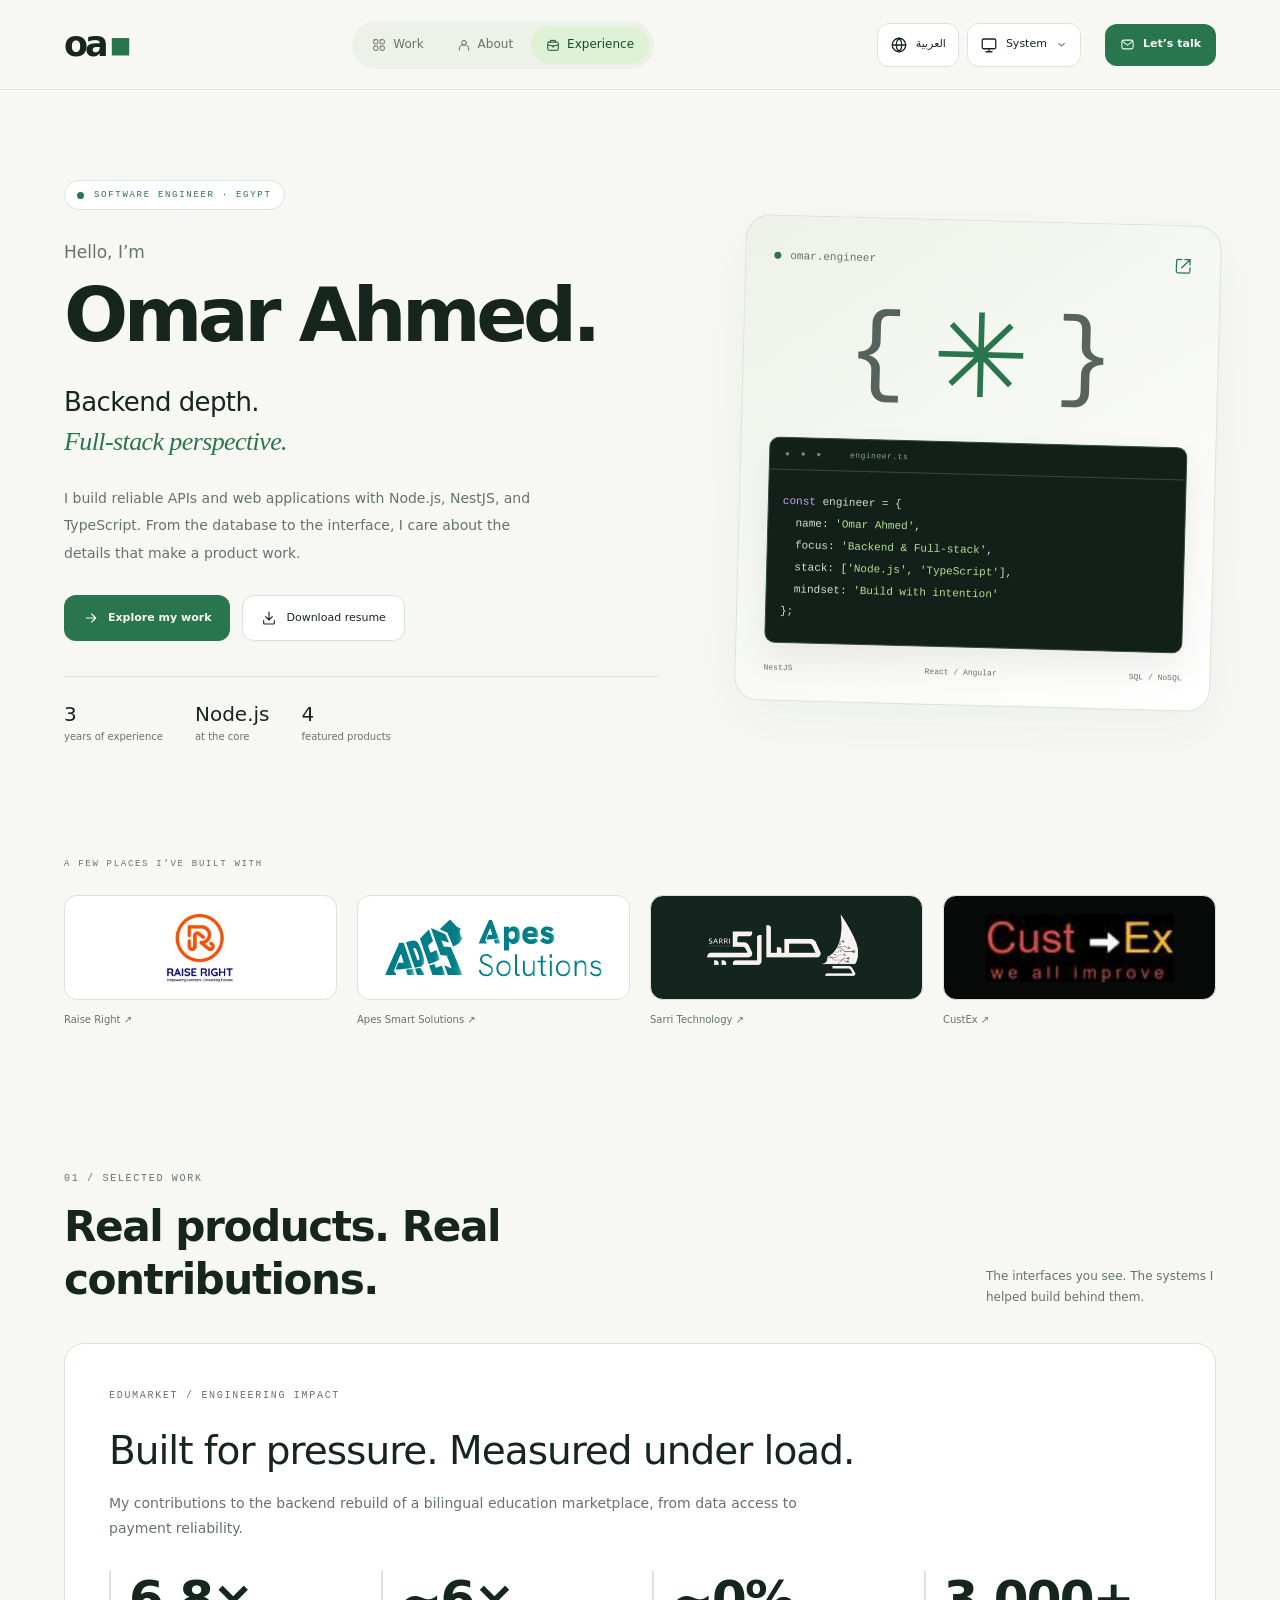
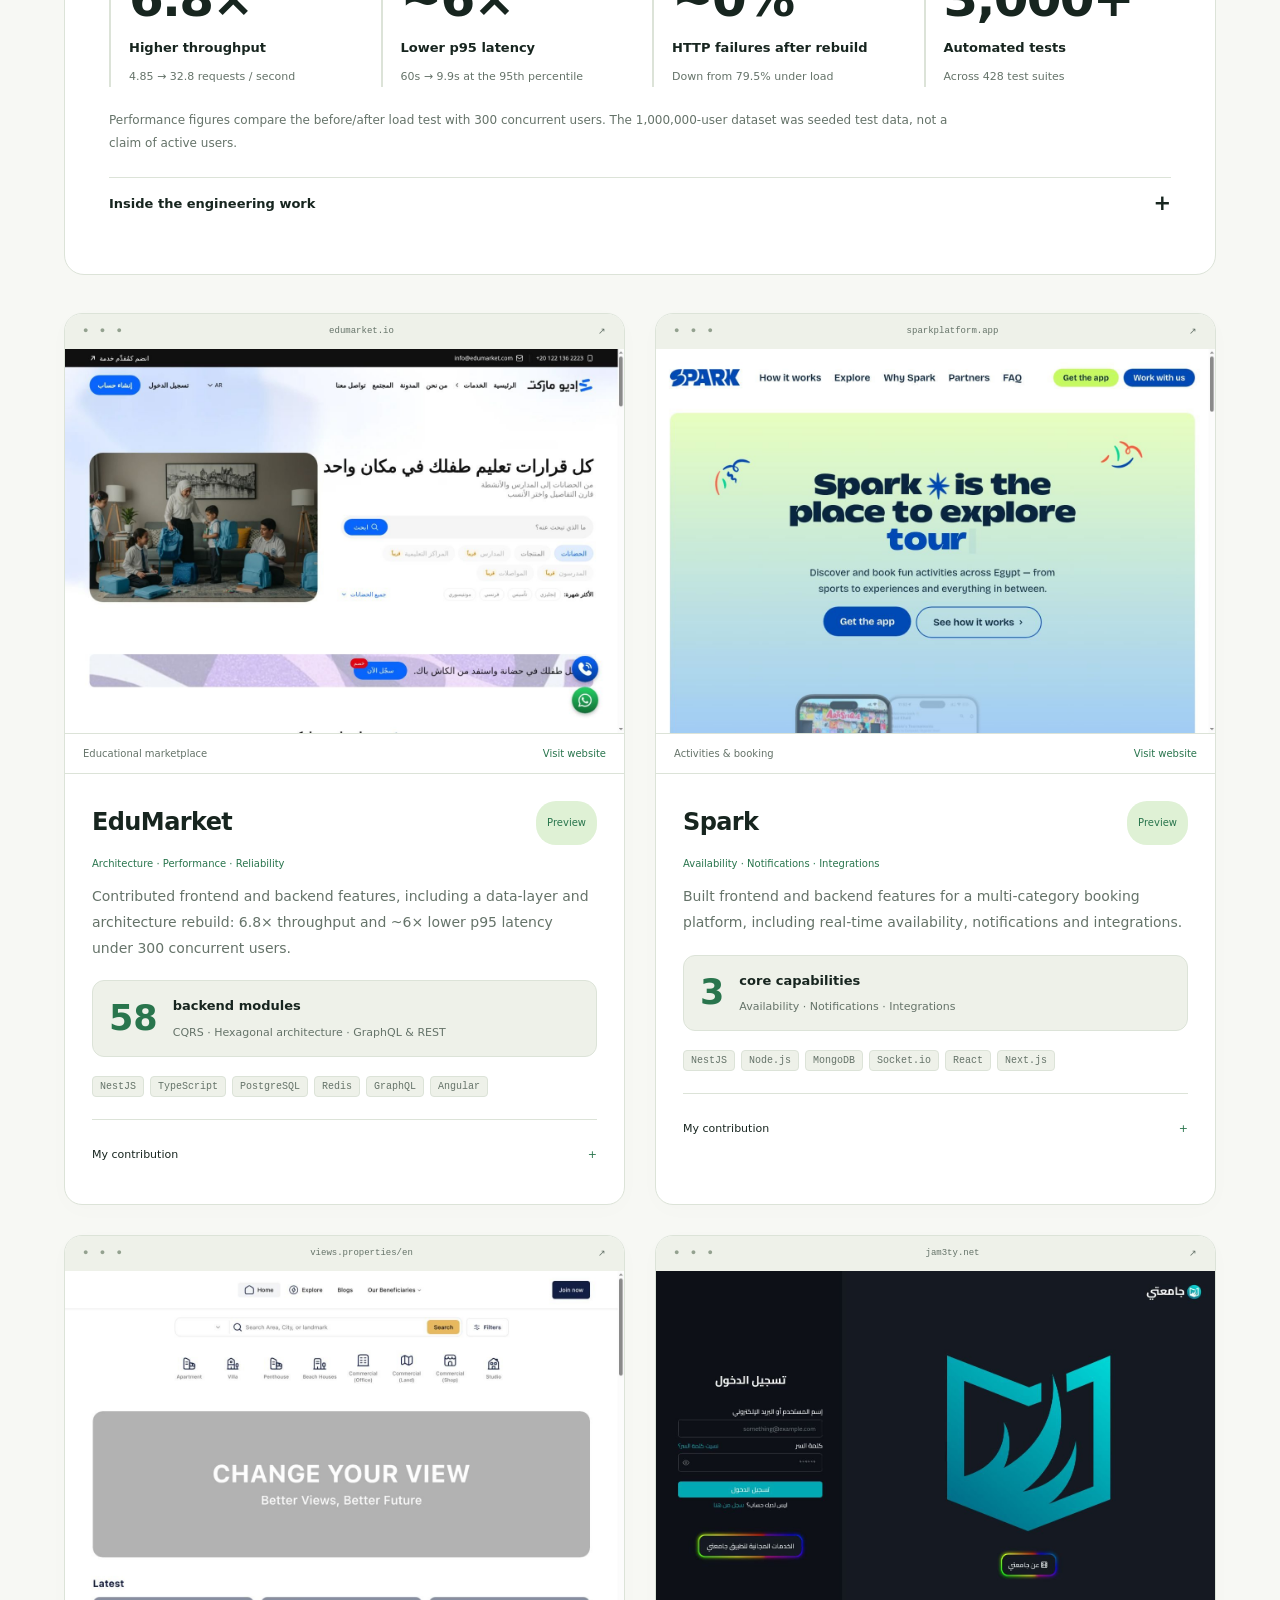
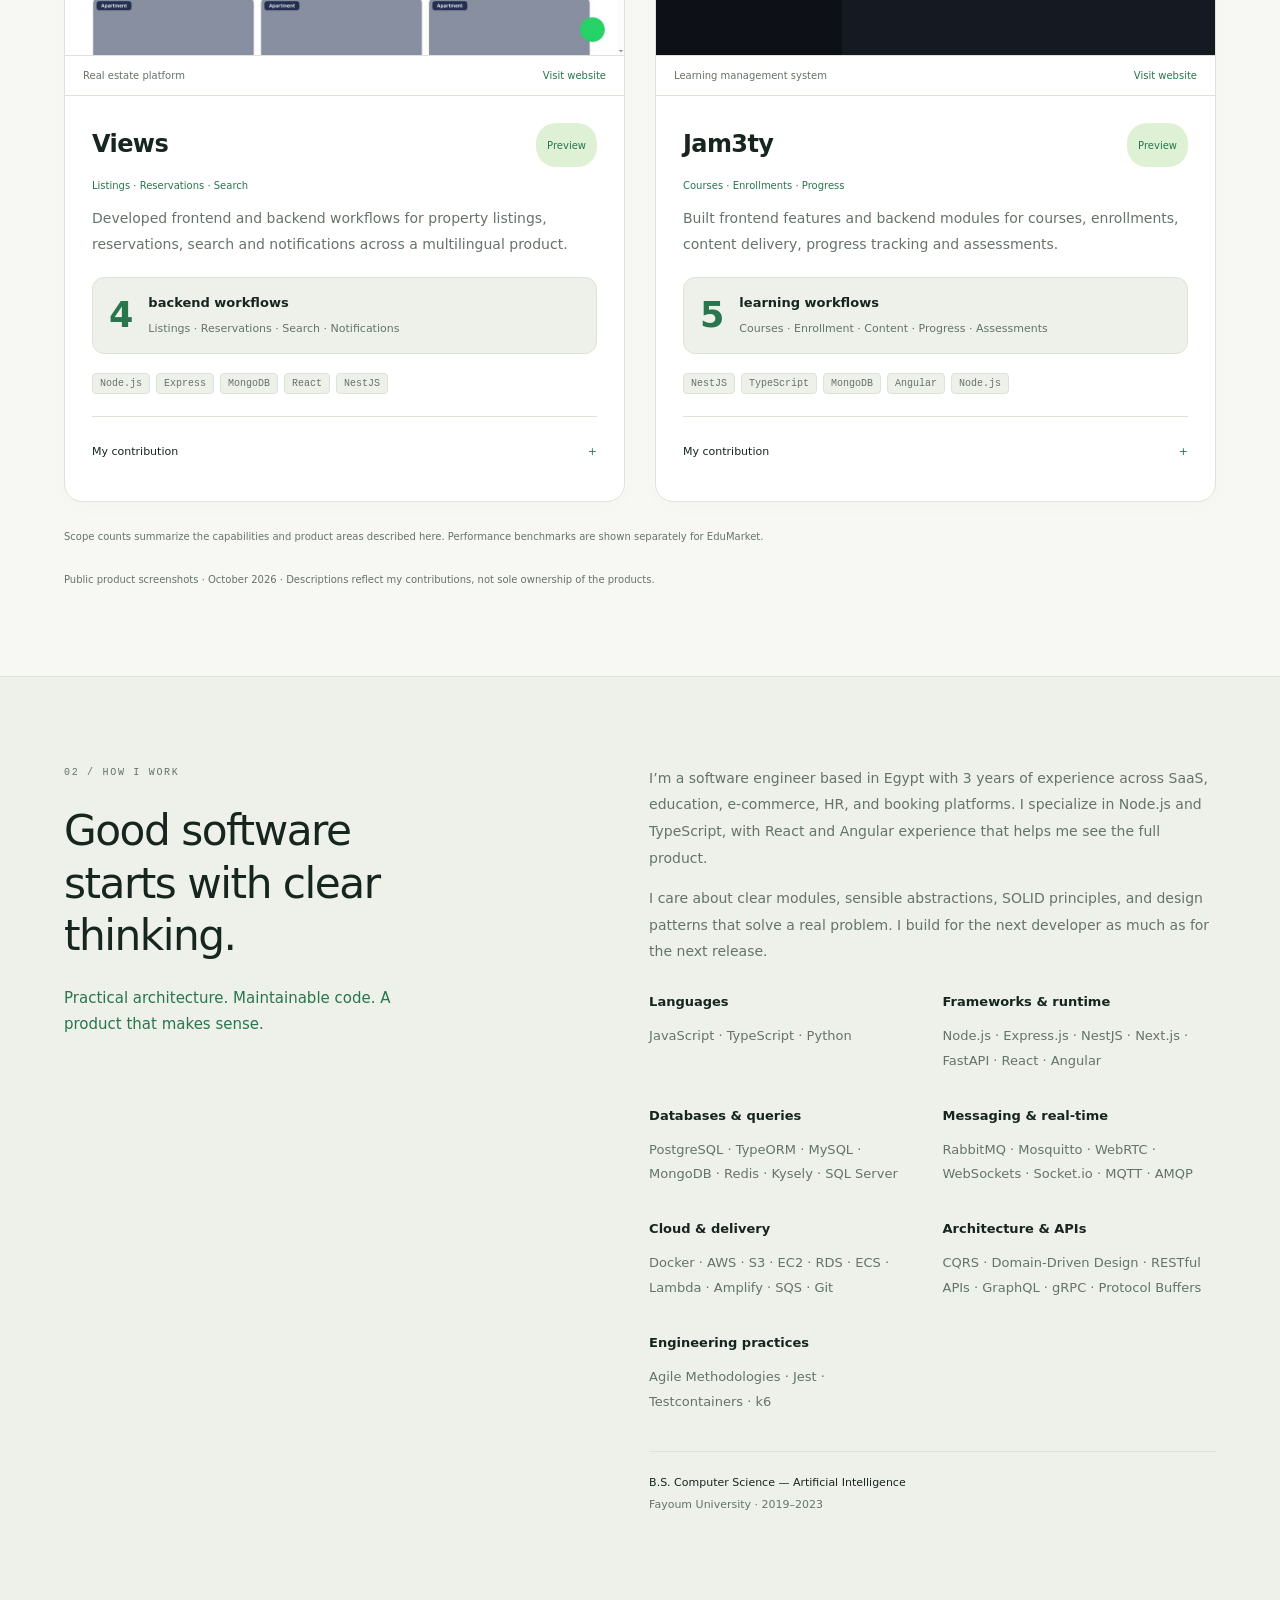
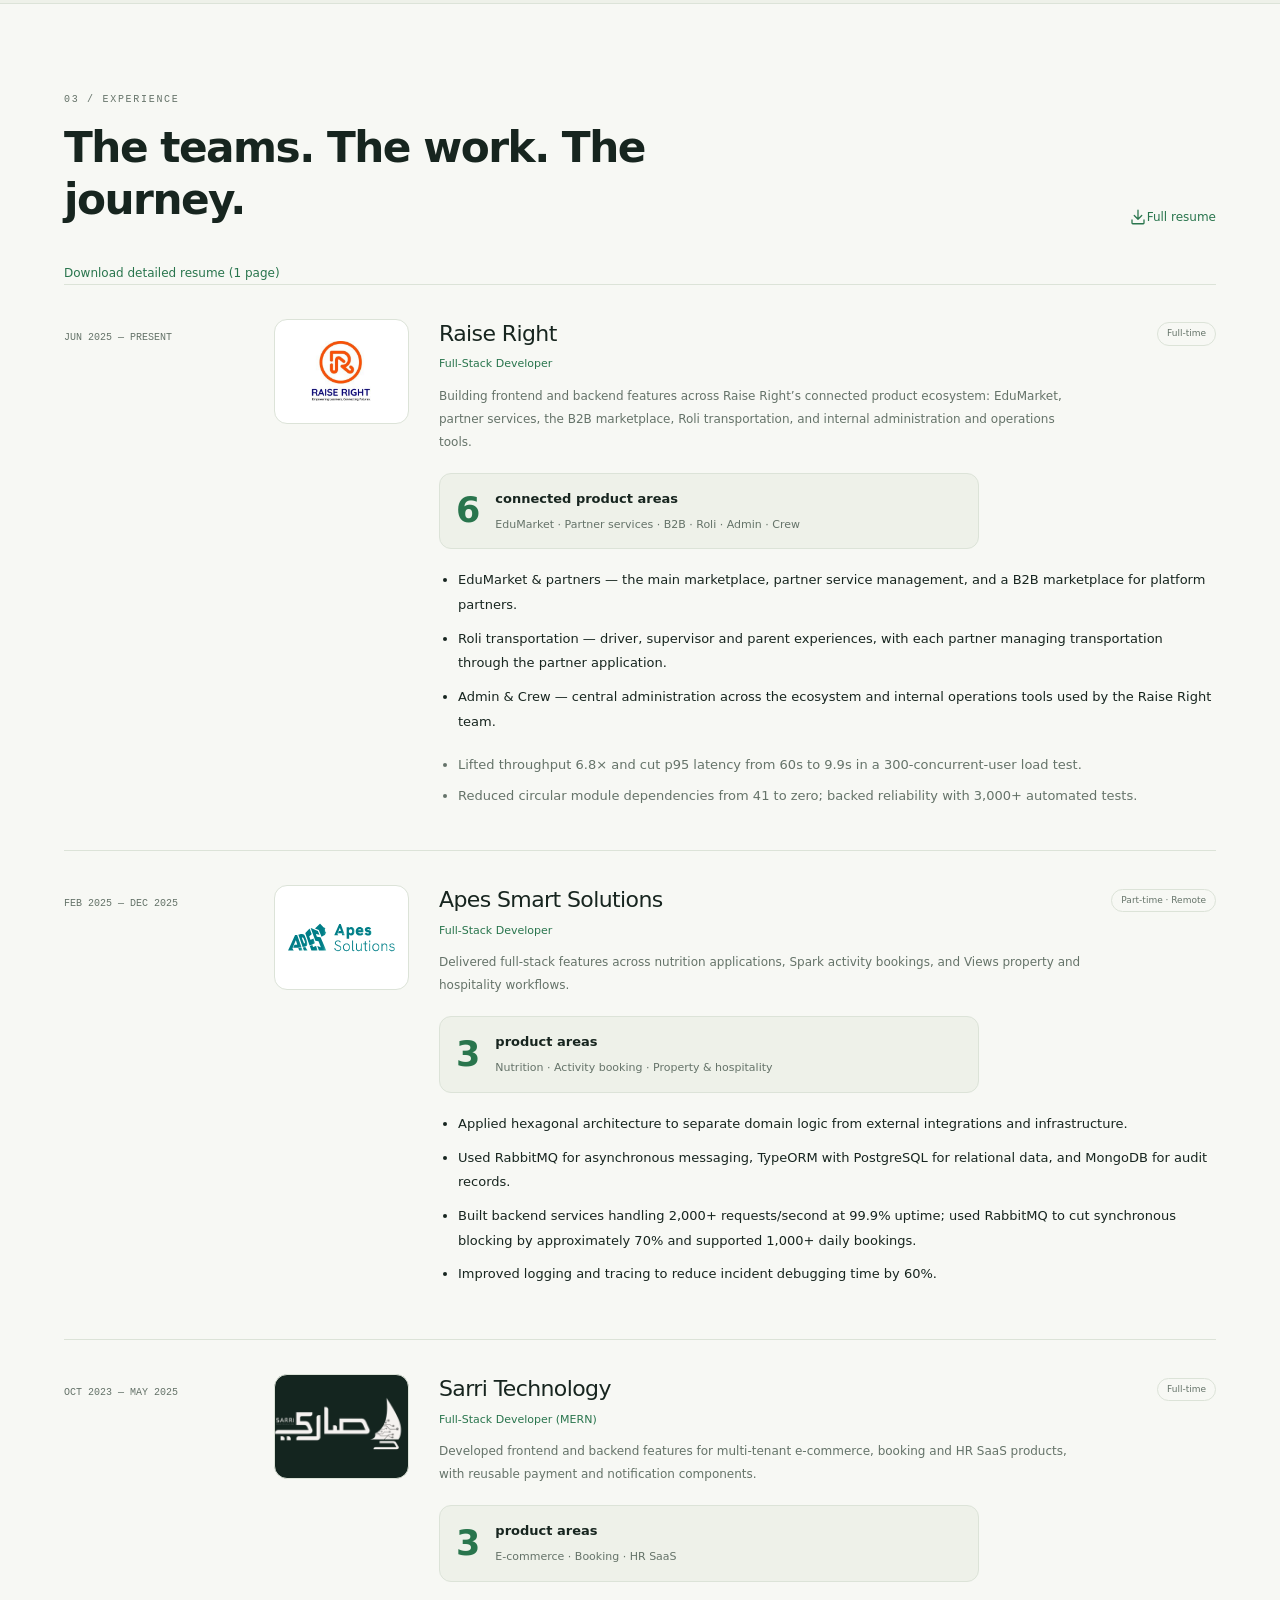
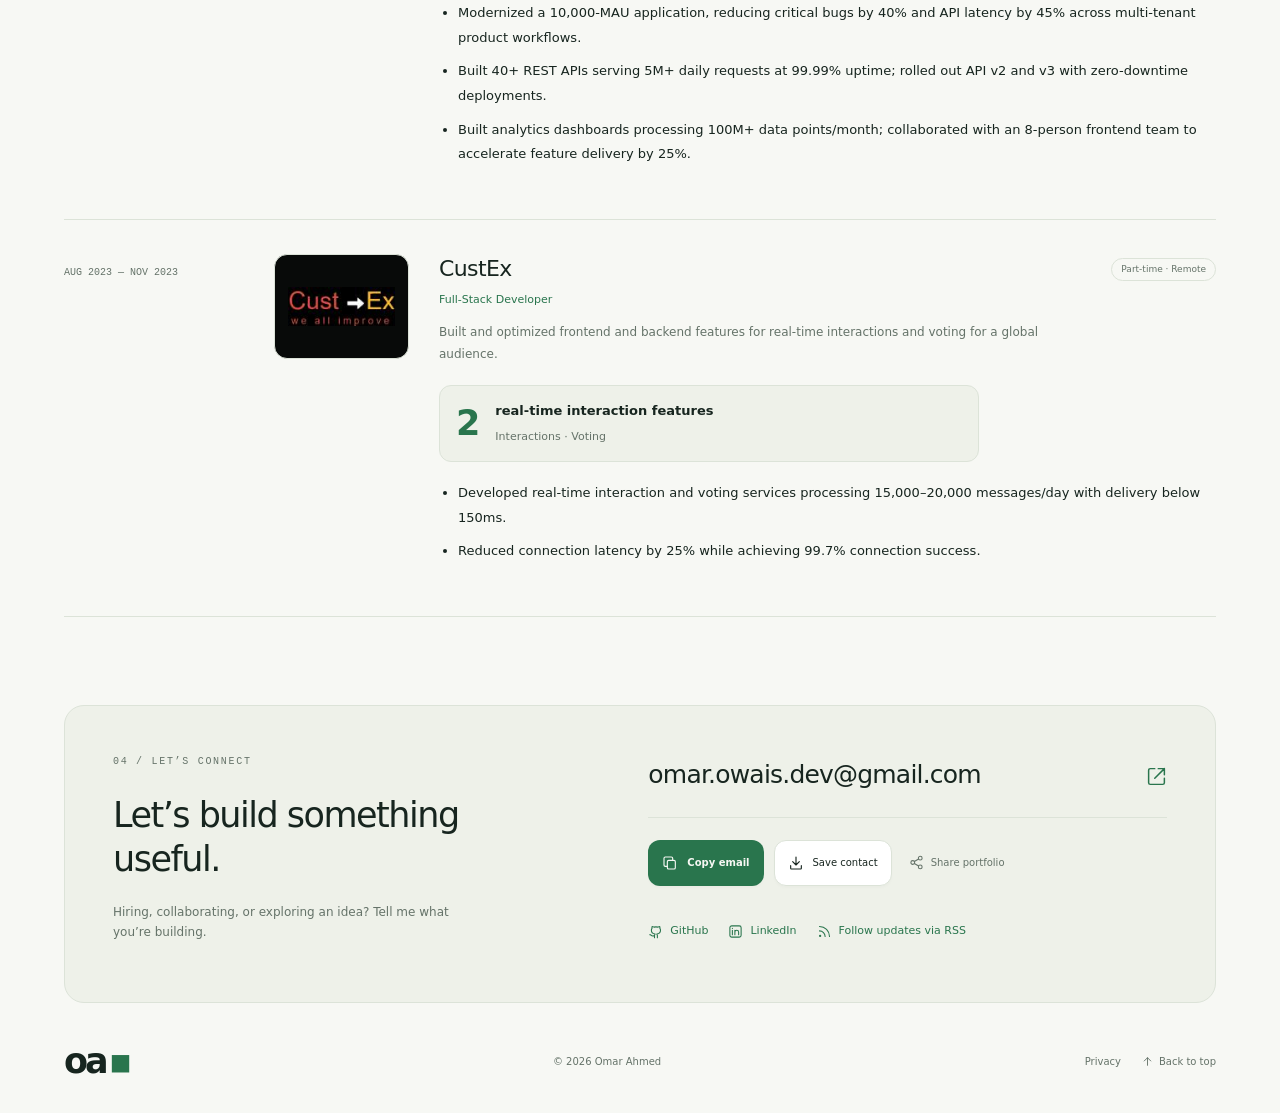
<file: index.html>
<!doctype html>
<html lang="en"><head><meta charset="utf-8"><meta name="viewport" content="width=device-width, initial-scale=1"><meta name="theme-color" content="#111816"><meta name="description" content="Omar Ahmed — Software Engineer specializing in Node.js, NestJS, TypeScript, and full-stack web applications."><title>Omar Ahmed | Node.js & NestJS Software Engineer</title>
<link rel="canonical" href="https://omarahmedowais.github.io/">
<meta property="og:type" content="website"><meta property="og:site_name" content="Omar Ahmed"><meta property="og:title" content="Omar Ahmed — Backend & Full-Stack Engineer"><meta property="og:description" content="Node.js, NestJS & TypeScript. Explore my work across education, booking, real estate, and SaaS."><meta property="og:url" content="https://omarahmedowais.github.io/"><meta property="og:image" content="https://omarahmedowais.github.io/social-card.png"><meta property="og:image:width" content="1200"><meta property="og:image:height" content="630"><meta name="twitter:card" content="summary_large_image"><meta name="twitter:title" content="Omar Ahmed — Software Engineer"><meta name="twitter:description" content="Backend depth. Product perspective. Node.js, NestJS & TypeScript."><meta name="twitter:image" content="https://omarahmedowais.github.io/social-card.png"><link rel="alternate" type="application/rss+xml" title="Omar Ahmed — Updates" href="feed.xml">
<script type="application/ld+json">{"@context": "https://schema.org", "@type": "Person", "name": "Omar Ahmed", "url": "https://omarahmedowais.github.io/", "jobTitle": "Software Engineer", "email": "mailto:omar.owais.dev@gmail.com", "knowsAbout": ["Node.js", "TypeScript", "NestJS", "Backend Development", "React", "Angular"], "sameAs": ["https://github.com/OmarAhmedOwais", "https://www.linkedin.com/in/omar-ahmed-owais-abdel-tawab-13a09b1b2"]}</script><link rel="icon" href="favicon.svg" type="image/svg+xml"><link rel="stylesheet" href="design-v4.css?v=2"><script src="appearance-v3.js"></script><link rel="stylesheet" href="impact-v1.css?v=4"></head>
<body><svg xmlns="http://www.w3.org/2000/svg" class="icon-definitions" aria-hidden="true"><defs><symbol id="i-globe" viewBox="0 0 24 24"><circle cx="12" cy="12" r="9"/><path d="M3 12h18M12 3c5 5 5 13 0 18-5-5-5-13 0-18Z"/></symbol><symbol id="i-sun" viewBox="0 0 24 24"><circle cx="12" cy="12" r="4"/><path d="M12 2v2m0 16v2M2 12h2m16 0h2M5 5l1.5 1.5m11 11L19 19M5 19l1.5-1.5m11-11L19 5"/></symbol><symbol id="i-moon" viewBox="0 0 24 24"><path d="M20.5 13a8.5 8.5 0 0 1-9.5-9.5A8.5 8.5 0 1 0 20.5 13Z"/></symbol><symbol id="i-monitor" viewBox="0 0 24 24"><rect x="3" y="4" width="18" height="13" rx="2"/><path d="M8 21h8m-4-4v4"/></symbol><symbol id="i-chevron" viewBox="0 0 24 24"><path d="m7 10 5 5 5-5"/></symbol><symbol id="i-check" viewBox="0 0 24 24"><path d="m5 12 4 4L19 6"/></symbol><symbol id="i-menu" viewBox="0 0 24 24"><path d="M4 6h16M4 12h16M4 18h16"/></symbol><symbol id="i-close" viewBox="0 0 24 24"><path d="m6 6 12 12M6 18 18 6"/></symbol><symbol id="i-arrow" viewBox="0 0 24 24"><path d="M5 12h14m-6-6 6 6-6 6"/></symbol><symbol id="i-arrow-up" viewBox="0 0 24 24"><path d="M12 19V5m-6 6 6-6 6 6"/></symbol><symbol id="i-external" viewBox="0 0 24 24"><path d="M14 3h7v7m0-7-11 11M10 3H5a2 2 0 0 0-2 2v14a2 2 0 0 0 2 2h14a2 2 0 0 0 2-2v-5"/></symbol><symbol id="i-download" viewBox="0 0 24 24"><path d="M12 3v12m-5-5 5 5 5-5M4 16v4a1 1 0 0 0 1 1h14a1 1 0 0 0 1-1v-4"/></symbol><symbol id="i-copy" viewBox="0 0 24 24"><rect x="8" y="8" width="12" height="13" rx="2"/><path d="M16 8V5a2 2 0 0 0-2-2H5a2 2 0 0 0-2 2v10a2 2 0 0 0 2 2h3"/></symbol><symbol id="i-share" viewBox="0 0 24 24"><circle cx="18" cy="5" r="3"/><circle cx="6" cy="12" r="3"/><circle cx="18" cy="19" r="3"/><path d="m8.6 10.5 6.8-4m-6.8 7 6.8 4"/></symbol><symbol id="i-mail" viewBox="0 0 24 24"><rect x="3" y="5" width="18" height="14" rx="3"/><path d="m4 7 8 6 8-6"/></symbol><symbol id="i-briefcase" viewBox="0 0 24 24"><rect x="3" y="7" width="18" height="14" rx="2"/><path d="M8 7V4h8v3M3 12a22 22 0 0 0 18 0m-9 1v3"/></symbol><symbol id="i-user" viewBox="0 0 24 24"><circle cx="12" cy="8" r="4"/><path d="M4 21v-2a7 7 0 0 1 7-7h2a7 7 0 0 1 7 7v2"/></symbol><symbol id="i-grid" viewBox="0 0 24 24"><rect x="3" y="3" width="7" height="7" rx="1"/><rect x="14" y="3" width="7" height="7" rx="1"/><rect x="3" y="14" width="7" height="7" rx="1"/><rect x="14" y="14" width="7" height="7" rx="1"/></symbol><symbol id="i-maximize" viewBox="0 0 24 24"><path d="M8 3H3v5m13-5h5v5M3 16v5h5m13-5v5h-5"/></symbol><symbol id="i-github" viewBox="0 0 24 24"><path d="M9 19c-4 1-4-2-6-2m12 5v-4a3 3 0 0 0-1-2c3-.3 6-1.5 6-6a4.5 4.5 0 0 0-1-3c.2-1 .1-2-.3-3-1 0-2 .6-3 1a11 11 0 0 0-6 0C8.7 4.5 7.7 4 6.7 4c-.4 1-.5 2-.3 3a4.5 4.5 0 0 0-1 3c0 4.5 3 5.7 6 6a3 3 0 0 0-1 2v4"/></symbol><symbol id="i-linkedin" viewBox="0 0 24 24"><rect x="3" y="3" width="18" height="18" rx="3"/><path d="M7 10v7m0-10v.01M11 17v-7m0 3a3 3 0 0 1 6 0v4"/></symbol><symbol id="i-rss" viewBox="0 0 24 24"><circle cx="5" cy="19" r="1"/><path d="M4 11a9 9 0 0 1 9 9M4 4a16 16 0 0 1 16 16"/></symbol></defs></svg><a data-i18n="skip" href="#main" class="skip" >Skip to content</a><header class="site-header"><a class="logo" href="#main" aria-label="Omar Ahmed">oa<span>▪</span></a><button id="mobile-toggle" class="mobile-toggle" type="button" aria-expanded="false" aria-controls="main-navigation" aria-label="Open navigation"><svg class="icon " aria-hidden="true" focusable="false"><use href="#i-menu"></use></svg></button><nav id="main-navigation" aria-label="Main navigation"><a href="#work" class="" ><svg class="icon " aria-hidden="true" focusable="false"><use href="#i-grid"></use></svg><span data-i18n="work">Work</span></a><a href="#about" class="" ><svg class="icon " aria-hidden="true" focusable="false"><use href="#i-user"></use></svg><span data-i18n="about">About</span></a><a href="#experience" class="" ><svg class="icon " aria-hidden="true" focusable="false"><use href="#i-briefcase"></use></svg><span data-i18n="experience">Experience</span></a></nav><div class="preferences"><button id="language-toggle" class="preference-button" type="button" aria-label="Switch to Arabic"><svg class="icon " aria-hidden="true" focusable="false"><use href="#i-globe"></use></svg><span data-language-name lang="ar">العربية</span></button><div class="theme-control"><button type="button" id="theme-toggle" class="preference-button" aria-haspopup="menu" aria-expanded="false" aria-controls="theme-menu" aria-label="Color theme"><svg class="icon theme-glyph" aria-hidden="true" focusable="false"><use href="#i-monitor"></use></svg><span id="theme-current" data-i18n="system_theme">System</span><svg class="icon chevron" aria-hidden="true" focusable="false"><use href="#i-chevron"></use></svg></button><div id="theme-menu" class="theme-menu" role="menu" aria-label="Color theme" hidden><button type="button" role="menuitemradio" aria-checked="false" data-theme-choice="system"><svg class="icon " aria-hidden="true" focusable="false"><use href="#i-monitor"></use></svg><span data-i18n="system_theme">System</span><svg class="icon selection-check" aria-hidden="true" focusable="false"><use href="#i-check"></use></svg></button><button type="button" role="menuitemradio" aria-checked="false" data-theme-choice="light"><svg class="icon " aria-hidden="true" focusable="false"><use href="#i-sun"></use></svg><span data-i18n="light_theme">Light</span><svg class="icon selection-check" aria-hidden="true" focusable="false"><use href="#i-check"></use></svg></button><button type="button" role="menuitemradio" aria-checked="false" data-theme-choice="dark"><svg class="icon " aria-hidden="true" focusable="false"><use href="#i-moon"></use></svg><span data-i18n="dark_theme">Dark</span><svg class="icon selection-check" aria-hidden="true" focusable="false"><use href="#i-check"></use></svg></button></div></div></div><a href="mailto:omar.owais.dev@gmail.com" class="header-contact" ><svg class="icon " aria-hidden="true" focusable="false"><use href="#i-mail"></use></svg><span data-i18n="header_contact">Let’s talk</span></a></header><main id="main"><section class="hero"><div class="hero-copy"><p class="eyebrow"><span class="status-dot"></span><span data-i18n="intro_tag" >SOFTWARE ENGINEER · EGYPT</span></p><p data-i18n="hello" class="hero-hello">Hello, I’m</p><h1 data-i18n="name" >Omar Ahmed.</h1><div class="hero-title"><span data-i18n="role" >Backend depth.</span><br><em data-i18n="role2" >Full-stack perspective.</em></div><p data-i18n="intro" class="intro">I build reliable APIs and web applications with Node.js, NestJS, and TypeScript. From the database to the interface, I care about the details that make a product work.</p><div class="hero-actions"><a href="#work" class="button primary" ><svg class="icon " aria-hidden="true" focusable="false"><use href="#i-arrow"></use></svg><span data-i18n="explore">Explore my work</span></a><a href="Omar-Ahmed-Resume.pdf" class="button secondary" download data-event="resume_download"><svg class="icon " aria-hidden="true" focusable="false"><use href="#i-download"></use></svg><span data-i18n="resume">Download resume</span></a></div><div class="hero-facts"><div><strong>3</strong><span data-i18n="years" >years of experience</span></div><div><strong>Node.js</strong><span data-i18n="core" >at the core</span></div><div><strong>4</strong><span data-i18n="products" >featured products</span></div></div></div><div class="engineer-card"><div class="card-top"><span class="status-dot"></span><span>omar.engineer</span><span class="card-symbol"><svg class="icon " aria-hidden="true" focusable="false"><use href="#i-external"></use></svg></span></div><div class="code-portrait" aria-hidden="true"><span class="brace">&#123;</span><span class="code-star">✳</span><span class="brace">&#125;</span></div><div class="code-window" dir="ltr"><div class="code-dots">● ● ● <span>engineer.ts</span></div><pre><code><span class="code-purple">const</span> engineer = &#123;
  name: <span class="code-green">'Omar Ahmed'</span>,
  focus: <span class="code-green">'Backend & Full-stack'</span>,
  stack: [<span class="code-green">'Node.js', 'TypeScript'</span>],
  mindset: <span class="code-green">'Build with intention'</span>
&#125;;</code></pre></div><div class="card-footer"><span>NestJS</span><span>React / Angular</span><span>SQL / NoSQL</span></div></div></section><section class="company-strip"><p data-i18n="companies_title" class="eyebrow">A FEW PLACES I’VE BUILT WITH</p><div class="company-logos"><a class="company-item" href="https://www.linkedin.com/company/raise-right/" target="_blank" rel="noopener noreferrer"><div class="brand-panel raise"><img src="raise-right-logo.jpg" alt="Raise Right" width="180" height="88"></div><span>Raise Right ↗</span></a><a class="company-item" href="https://apessolutions.com/" target="_blank" rel="noopener noreferrer"><div class="brand-panel apes"><img src="apes-logo.svg" alt="Apes Smart Solutions" width="180" height="88"></div><span>Apes Smart Solutions ↗</span></a><a class="company-item" href="https://sarri.sa/" target="_blank" rel="noopener noreferrer"><div class="brand-panel sarri"><img src="sarri-logo.png" alt="Sarri Technology" width="180" height="88"></div><span>Sarri Technology ↗</span></a><a class="company-item" href="https://custex.com/celebrities" target="_blank" rel="noopener noreferrer"><div class="brand-panel custex"><img src="custex-logo.webp" alt="CustEx" width="180" height="88"></div><span>CustEx ↗</span></a></div></section><section id="work"><div class="section-heading"><div><p data-i18n="work_eyebrow" class="eyebrow">01 / SELECTED WORK</p><h2 data-i18n="work_title" >Real products. Real contributions.</h2></div><p data-i18n="work_intro" >The interfaces you see. The systems I helped build behind them.</p></div><article class="impact-case" aria-labelledby="impact-title"><p class="eyebrow" data-i18n="impact_eyebrow">EDUMARKET / ENGINEERING IMPACT</p><h3 id="impact-title" data-i18n="impact_title">Built for pressure. Measured under load.</h3><p class="impact-intro" data-i18n="impact_intro">My contributions to the backend rebuild of a bilingual education marketplace, from data access to payment reliability.</p><div class="impact-metrics"><div class="impact-metric"><strong dir="ltr">6.8×</strong><span data-i18n="impact_throughput">Higher throughput</span><small data-i18n="impact_throughput_detail">4.85 → 32.8 requests / second</small></div><div class="impact-metric"><strong dir="ltr">~6×</strong><span data-i18n="impact_latency">Lower p95 latency</span><small data-i18n="impact_latency_detail">60s → 9.9s at the 95th percentile</small></div><div class="impact-metric"><strong dir="ltr">~0%</strong><span data-i18n="impact_failures">HTTP failures after rebuild</span><small data-i18n="impact_failures_detail">Down from 79.5% under load</small></div><div class="impact-metric"><strong dir="ltr">3,000+</strong><span data-i18n="impact_tests">Automated tests</span><small data-i18n="impact_tests_detail">Across 428 test suites</small></div></div><p class="impact-context" data-i18n="impact_context">Performance figures compare the before/after load test with 300 concurrent users. The 1,000,000-user dataset was seeded test data, not a claim of active users.</p><details class="impact-details"><summary><span data-i18n="impact_expand">Inside the engineering work</span><span aria-hidden="true">+</span></summary><div class="impact-breakdown"><div><h4 data-i18n="impact_arch_h">Architecture with clear boundaries</h4><p data-i18n="impact_arch">Contributed across 58 NestJS modules using CQRS, hexagonal architecture and DDD, with GraphQL and REST interfaces. Removed 41 circular module dependencies; dependency-cruiser and commit/push checks keep them at zero.</p></div><div><h4 data-i18n="impact_data_h">Faster paths to the data</h4><p data-i18n="impact_data">Used pg_stat_statements to locate bottlenecks, then addressed unindexed scans and N+1 queries with targeted indexes, DataLoader batching and tag-based Redis caching. Top queries fell from 6–15s to sub-millisecond; measured cache hits reached 99.9%.</p></div><div><h4 data-i18n="impact_payment_h">Recovery where it matters</h4><p data-i18n="impact_payment">Restored enrollment and wallet flows from 0% to 100% success in load tests. Integrated Kashier and Paymob with circuit breakers, alongside wallet and installment workflows.</p></div><div><h4 data-i18n="impact_quality_h">Reliability backed by tests</h4><p data-i18n="impact_quality">3,000+ tests across 428 Jest/Testcontainers suites, plus 23 k6 scenarios using 1,000,000 seeded users. Coverage includes a 20→200 RPS spike and a 45-minute soak at 15 RPS, with Sentry, Prometheus and Loki for observability.</p></div></div></details></article><div class="project-grid"><article class="project"><a class="project-preview" href="https://edumarket.io/" target="_blank" rel="noopener noreferrer" data-event="project_visit" data-project="edumarket" aria-label="EduMarket"><div class="browser-bar" dir="ltr"><span>● ● ●</span><span>edumarket.io</span><span>↗</span></div><img src="edumarket.jpg" alt="EduMarket website" loading="lazy" width="1348" height="926"><div class="preview-label"><span data-i18n="edumarket_cat" >Educational marketplace</span><span data-i18n="edumarket_visit" >Visit website ↗</span></div></a><div class="project-content"><div class="project-title"><h3 data-i18n="edumarket_name" >EduMarket</h3><button class="zoom-button" type="button" data-preview="edumarket.jpg" data-title="EduMarket"><span data-i18n="edumarket_preview" >⤢ Preview</span></button></div><p data-i18n="edumarket_scope" class="project-scope">Architecture · Performance · Reliability</p><p data-i18n="edumarket_desc" class="project-description">Contributed frontend and backend features, including a data-layer and architecture rebuild: 6.8× throughput and ~6× lower p95 latency under 300 concurrent users.</p><div class="scope-result"><strong dir="ltr">58</strong><div><span data-i18n="edumarket_scope_label">backend modules</span><small data-i18n="edumarket_scope_detail">CQRS · Hexagonal architecture · GraphQL &amp; REST</small></div></div><div class="tags"><span dir="ltr">NestJS</span><span dir="ltr">TypeScript</span><span dir="ltr">PostgreSQL</span><span dir="ltr">Redis</span><span dir="ltr">GraphQL</span><span dir="ltr">Angular</span></div><details class="case-details"><summary><span data-i18n="edumarket_contribution" >My contribution</span><span aria-hidden="true">+</span></summary><div><p data-i18n="edumarket_detail" >Contributed across 58 NestJS modules, optimized PostgreSQL read paths with DataLoader and Redis, and restored enrollment and wallet flows to 100% success under load. See the engineering impact breakdown above.</p><p data-i18n="edumarket_stack" >Stack: NestJS, TypeScript, PostgreSQL, Redis, GraphQL, Angular</p></div></details></div></article><article class="project"><a class="project-preview" href="https://sparkplatform.app/" target="_blank" rel="noopener noreferrer" data-event="project_visit" data-project="spark" aria-label="Spark"><div class="browser-bar" dir="ltr"><span>● ● ●</span><span>sparkplatform.app</span><span>↗</span></div><img src="spark.jpg" alt="Spark website" loading="lazy" width="1348" height="926"><div class="preview-label"><span data-i18n="spark_cat" >Activities & booking</span><span data-i18n="spark_visit" >Visit website ↗</span></div></a><div class="project-content"><div class="project-title"><h3 data-i18n="spark_name" >Spark</h3><button class="zoom-button" type="button" data-preview="spark.jpg" data-title="Spark"><span data-i18n="spark_preview" >⤢ Preview</span></button></div><p data-i18n="spark_scope" class="project-scope">Availability · Notifications · Integrations</p><p data-i18n="spark_desc" class="project-description">Built frontend and backend features for a multi-category booking platform, including real-time availability, notifications and integrations.</p><div class="scope-result"><strong dir="ltr">3</strong><div><span data-i18n="spark_scope_label">core capabilities</span><small data-i18n="spark_scope_detail">Availability · Notifications · Integrations</small></div></div><div class="tags"><span dir="ltr">NestJS</span><span dir="ltr">Node.js</span><span dir="ltr">MongoDB</span><span dir="ltr">Socket.io</span><span dir="ltr">React</span><span dir="ltr">Next.js</span></div><details class="case-details"><summary><span data-i18n="spark_contribution" >My contribution</span><span aria-hidden="true">+</span></summary><div><p data-i18n="spark_detail" >Developed reliable APIs and integrations to support booking and product workflows.</p><p data-i18n="spark_stack" >Stack: NestJS, Node.js, MongoDB, Socket.io, React, Next.js</p></div></details></div></article><article class="project"><a class="project-preview" href="https://views.properties/en" target="_blank" rel="noopener noreferrer" data-event="project_visit" data-project="views" aria-label="Views"><div class="browser-bar" dir="ltr"><span>● ● ●</span><span>views.properties/en</span><span>↗</span></div><img src="views.jpg" alt="Views website" loading="lazy" width="1348" height="926"><div class="preview-label"><span data-i18n="views_cat" >Real estate platform</span><span data-i18n="views_visit" >Visit website ↗</span></div></a><div class="project-content"><div class="project-title"><h3 data-i18n="views_name" >Views</h3><button class="zoom-button" type="button" data-preview="views.jpg" data-title="Views"><span data-i18n="views_preview" >⤢ Preview</span></button></div><p data-i18n="views_scope" class="project-scope">Listings · Reservations · Search</p><p data-i18n="views_desc" class="project-description">Developed frontend and backend workflows for property listings, reservations, search and notifications across a multilingual product.</p><div class="scope-result"><strong dir="ltr">4</strong><div><span data-i18n="views_scope_label">backend workflows</span><small data-i18n="views_scope_detail">Listings · Reservations · Search · Notifications</small></div></div><div class="tags"><span dir="ltr">Node.js</span><span dir="ltr">Express</span><span dir="ltr">MongoDB</span><span dir="ltr">React</span><span dir="ltr">NestJS</span></div><details class="case-details"><summary><span data-i18n="views_contribution" >My contribution</span><span aria-hidden="true">+</span></summary><div><p data-i18n="views_detail" >Built APIs supporting the property discovery and booking experience.</p><p data-i18n="views_stack" >Stack: Node.js, Express, MongoDB, React, NestJS</p></div></details></div></article><article class="project"><a class="project-preview" href="https://jam3ty.net/" target="_blank" rel="noopener noreferrer" data-event="project_visit" data-project="jam3ty" aria-label="Jam3ty"><div class="browser-bar" dir="ltr"><span>● ● ●</span><span>jam3ty.net</span><span>↗</span></div><img src="jam3ty.jpg" alt="Jam3ty website" loading="lazy" width="1348" height="926"><div class="preview-label"><span data-i18n="jam3ty_cat" >Learning management system</span><span data-i18n="jam3ty_visit" >Visit website ↗</span></div></a><div class="project-content"><div class="project-title"><h3 data-i18n="jam3ty_name" >Jam3ty</h3><button class="zoom-button" type="button" data-preview="jam3ty.jpg" data-title="Jam3ty"><span data-i18n="jam3ty_preview" >⤢ Preview</span></button></div><p data-i18n="jam3ty_scope" class="project-scope">Courses · Enrollments · Progress</p><p data-i18n="jam3ty_desc" class="project-description">Built frontend features and backend modules for courses, enrollments, content delivery, progress tracking and assessments.</p><div class="scope-result"><strong dir="ltr">5</strong><div><span data-i18n="jam3ty_scope_label">learning workflows</span><small data-i18n="jam3ty_scope_detail">Courses · Enrollment · Content · Progress · Assessments</small></div></div><div class="tags"><span dir="ltr">NestJS</span><span dir="ltr">TypeScript</span><span dir="ltr">MongoDB</span><span dir="ltr">Angular</span><span dir="ltr">Node.js</span></div><details class="case-details"><summary><span data-i18n="jam3ty_contribution" >My contribution</span><span aria-hidden="true">+</span></summary><div><p data-i18n="jam3ty_detail" >Contributed to an LMS serving Arab Open University students. The image shows the public sign-in page.</p><p data-i18n="jam3ty_stack" >Stack: NestJS, TypeScript, MongoDB, Angular, Node.js</p></div></details></div></article></div><p class="work-note" data-i18n="scope_note">Scope counts summarize the capabilities and product areas described here. Performance benchmarks are shown separately for EduMarket.</p><p data-i18n="work_note" class="work-note">Public product screenshots · October 2026 · Descriptions reflect my contributions, not sole ownership of the products.</p></section><section id="about" class="about"><div><p data-i18n="about_eyebrow" class="eyebrow">02 / HOW I WORK</p><h2 data-i18n="about_title" >Good software starts with clear thinking.</h2><p data-i18n="about_intro" class="about-lead">Practical architecture. Maintainable code. A product that makes sense.</p></div><div><p data-i18n="about_body" >I’m a software engineer based in Egypt with 3 years of experience across SaaS, education, e-commerce, HR, and booking platforms. I specialize in Node.js and TypeScript, with React and Angular experience that helps me see the full product.</p><p data-i18n="about_body2" >I care about clear modules, sensible abstractions, SOLID principles, and design patterns that solve a real problem. I build for the next developer as much as for the next release.</p><div class="skill-groups technology-groups"><div><h3 data-i18n="skill_languages">Languages</h3><p dir="ltr">JavaScript · TypeScript · Python</p></div><div><h3 data-i18n="skill_frameworks">Frameworks &amp; runtime</h3><p dir="ltr">Node.js · Express.js · NestJS · Next.js · FastAPI · React · Angular</p></div><div><h3 data-i18n="skill_data">Databases &amp; queries</h3><p dir="ltr">PostgreSQL · TypeORM · MySQL · MongoDB · Redis · Kysely · SQL Server</p></div><div><h3 data-i18n="skill_messaging">Messaging &amp; real-time</h3><p dir="ltr">RabbitMQ · Mosquitto · WebRTC · WebSockets · Socket.io · MQTT · AMQP</p></div><div><h3 data-i18n="skill_cloud">Cloud &amp; delivery</h3><p dir="ltr">Docker · AWS · S3 · EC2 · RDS · ECS · Lambda · Amplify · SQS · Git</p></div><div><h3 data-i18n="skill_arch">Architecture &amp; APIs</h3><p dir="ltr">CQRS · Domain-Driven Design · RESTful APIs · GraphQL · gRPC · Protocol Buffers</p></div><div><h3 data-i18n="skill_practice">Engineering practices</h3><p dir="ltr">Agile Methodologies · Jest · Testcontainers · k6</p></div></div><div class="education"><strong data-i18n="degree" >B.S. Computer Science — Artificial Intelligence</strong><span data-i18n="university" >Fayoum University · 2019–2023</span></div></div></section><section id="experience"><div class="section-heading"><div><p data-i18n="experience_eyebrow" class="eyebrow">03 / EXPERIENCE</p><h2 data-i18n="experience_title" >The teams. The work. The journey.</h2></div><a href="Omar-Ahmed-Resume.pdf" class="text-link" download><svg class="icon " aria-hidden="true" focusable="false"><use href="#i-download"></use></svg><span data-i18n="full_resume">Full resume</span></a></div><p class="work-note"><a class="text-link" href="Omar-Ahmed-Resume-Detailed.pdf" download data-i18n="detailed_resume">Download detailed resume (1 page)</a></p><div class="timeline"><article><p data-i18n="exp0_date" class="date">JUN 2025 — PRESENT</p><a class="experience-brand brand-panel raise" href="https://www.linkedin.com/company/raise-right/" target="_blank" rel="noopener noreferrer"><img src="raise-right-logo.jpg" alt="Raise Right logo" loading="lazy" width="150" height="70"></a><div class="experience-copy"><div class="role-line"><h3>Raise Right</h3><span data-i18n="exp0_mode" class="work-mode">Full-time</span></div><h4 data-i18n="exp0_role" >Full-Stack Developer</h4><p data-i18n="exp0_desc" >Building frontend and backend features across Raise Right’s connected product ecosystem: EduMarket, partner services, the B2B marketplace, Roli transportation, and internal administration and operations tools.</p><div class="scope-result"><strong dir="ltr">6</strong><div><span data-i18n="exp0_scope_label">connected product areas</span><small data-i18n="exp0_scope_detail">EduMarket · Partner services · B2B · Roli · Admin · Crew</small></div></div><ul class="experience-products"><li data-i18n="exp0_product1">EduMarket &amp; partners — the main marketplace, partner service management, and a B2B marketplace for platform partners.</li><li data-i18n="exp0_product2">Roli transportation — driver, supervisor and parent experiences, with each partner managing transportation through the partner application.</li><li data-i18n="exp0_product3">Admin &amp; Crew — central administration across the ecosystem and internal operations tools used by the Raise Right team.</li></ul><ul class="experience-results"><li data-i18n="exp0_result1">Lifted throughput 6.8× and cut p95 latency from 60s to 9.9s in a 300-concurrent-user load test.</li><li data-i18n="exp0_result2">Reduced circular module dependencies from 41 to zero; backed reliability with 3,000+ automated tests.</li></ul></div></article><article><p data-i18n="exp1_date" class="date">FEB 2025 — DEC 2025</p><a class="experience-brand brand-panel apes" href="https://apessolutions.com/" target="_blank" rel="noopener noreferrer"><img src="apes-logo.svg" alt="Apes Smart Solutions logo" loading="lazy" width="150" height="70"></a><div class="experience-copy"><div class="role-line"><h3>Apes Smart Solutions</h3><span data-i18n="exp1_mode" class="work-mode">Part-time · Remote</span></div><h4 data-i18n="exp1_role" >Full-Stack Developer</h4><p data-i18n="exp1_desc" >Delivered full-stack features across nutrition applications, Spark activity bookings, and Views property and hospitality workflows.</p><div class="scope-result"><strong dir="ltr">3</strong><div><span data-i18n="exp1_scope_label">product areas</span><small data-i18n="exp1_scope_detail">Nutrition · Activity booking · Property &amp; hospitality</small></div></div><ul class="experience-products"><li data-i18n="exp1_work1">Applied hexagonal architecture to separate domain logic from external integrations and infrastructure.</li><li data-i18n="exp1_work2">Used RabbitMQ for asynchronous messaging, TypeORM with PostgreSQL for relational data, and MongoDB for audit records.</li><li data-i18n="exp1_work3">Built backend services handling 2,000+ requests/second at 99.9% uptime; used RabbitMQ to cut synchronous blocking by approximately 70% and supported 1,000+ daily bookings.</li><li data-i18n="exp1_work4">Improved logging and tracing to reduce incident debugging time by 60%.</li></ul></div></article><article><p data-i18n="exp2_date" class="date">OCT 2023 — MAY 2025</p><a class="experience-brand brand-panel sarri" href="https://sarri.sa/" target="_blank" rel="noopener noreferrer"><img src="sarri-logo.png" alt="Sarri Technology logo" loading="lazy" width="150" height="70"></a><div class="experience-copy"><div class="role-line"><h3>Sarri Technology</h3><span data-i18n="exp2_mode" class="work-mode">Full-time</span></div><h4 data-i18n="exp2_role" >Full-Stack Developer (MERN)</h4><p data-i18n="exp2_desc" >Developed frontend and backend features for multi-tenant e-commerce, booking and HR SaaS products, with reusable payment and notification components.</p><div class="scope-result"><strong dir="ltr">3</strong><div><span data-i18n="exp2_scope_label">product areas</span><small data-i18n="exp2_scope_detail">E-commerce · Booking · HR SaaS</small></div></div><ul class="experience-products"><li data-i18n="exp2_work1">Modernized a 10,000-MAU application, reducing critical bugs by 40% and API latency by 45% across multi-tenant product workflows.</li><li data-i18n="exp2_work2">Built 40+ REST APIs serving 5M+ daily requests at 99.99% uptime; rolled out API v2 and v3 with zero-downtime deployments.</li><li data-i18n="exp2_work3">Built analytics dashboards processing 100M+ data points/month; collaborated with an 8-person frontend team to accelerate feature delivery by 25%.</li></ul></div></article><article><p data-i18n="exp3_date" class="date">AUG 2023 — NOV 2023</p><a class="experience-brand brand-panel custex" href="https://custex.com/celebrities" target="_blank" rel="noopener noreferrer"><img src="custex-logo.webp" alt="CustEx logo" loading="lazy" width="150" height="70"></a><div class="experience-copy"><div class="role-line"><h3>CustEx</h3><span data-i18n="exp3_mode" class="work-mode">Part-time · Remote</span></div><h4 data-i18n="exp3_role" >Full-Stack Developer</h4><p data-i18n="exp3_desc" >Built and optimized frontend and backend features for real-time interactions and voting for a global audience.</p><div class="scope-result"><strong dir="ltr">2</strong><div><span data-i18n="exp3_scope_label">real-time interaction features</span><small data-i18n="exp3_scope_detail">Interactions · Voting</small></div></div><ul class="experience-products"><li data-i18n="exp3_work1">Developed real-time interaction and voting services processing 15,000–20,000 messages/day with delivery below 150ms.</li><li data-i18n="exp3_work2">Reduced connection latency by 25% while achieving 99.7% connection success.</li></ul></div></article></div></section><section class="contact" id="contact"><div><p data-i18n="contact_eyebrow" class="eyebrow">04 / LET’S CONNECT</p><h2 data-i18n="contact_title" >Let’s build something useful.</h2><p data-i18n="contact_note" >Hiring, collaborating, or exploring an idea? Tell me what you’re building.</p></div><div class="contact-content"><a class="contact-email" href="mailto:omar.owais.dev@gmail.com" dir="ltr">omar.owais.dev@gmail.com <span><svg class="icon " aria-hidden="true" focusable="false"><use href="#i-external"></use></svg></span></a><div class="contact-tools"><button id="copy-email" type="button" class="button primary"><svg class="icon " aria-hidden="true" focusable="false"><use href="#i-copy"></use></svg><span data-i18n="copy_email">Copy email</span></button><a href="Omar-Ahmed.vcf" class="button secondary" download data-event="save_contact"><svg class="icon " aria-hidden="true" focusable="false"><use href="#i-download"></use></svg><span data-i18n="save_contact">Save contact</span></a><button id="share-profile" type="button" class="text-button"><svg class="icon " aria-hidden="true" focusable="false"><use href="#i-share"></use></svg><span data-i18n="share">Share portfolio</span></button></div><div class="contact-links"><a href="https://github.com/OmarAhmedOwais" target="_blank" rel="noopener noreferrer" data-event="github_follow"><svg class="icon " aria-hidden="true" focusable="false"><use href="#i-github"></use></svg><span>GitHub</span></a><a href="https://www.linkedin.com/in/omar-ahmed-owais-abdel-tawab-13a09b1b2" target="_blank" rel="noopener noreferrer" data-event="linkedin_connect"><svg class="icon " aria-hidden="true" focusable="false"><use href="#i-linkedin"></use></svg><span>LinkedIn</span></a><a href="feed.xml" class="" ><svg class="icon " aria-hidden="true" focusable="false"><use href="#i-rss"></use></svg><span data-i18n="rss">Follow updates via RSS</span></a></div></div></section></main><footer><a href="#main" class="logo" aria-label="Omar Ahmed">oa<span>▪</span></a><p>© <span id="year">2026</span> <span data-i18n="footer_name" >Omar Ahmed</span></p><div class="footer-tools"><a data-i18n="privacy" href="privacy.html" class="" >Privacy</a><button data-i18n="analytics_preferences" id="analytics-settings" type="button" hidden>Analytics preferences</button><a href="#main" class="" ><svg class="icon " aria-hidden="true" focusable="false"><use href="#i-arrow-up"></use></svg><span data-i18n="top">Back to top</span></a></div></footer><dialog id="preview-dialog" aria-labelledby="preview-title"><div class="preview-toolbar"><h2 id="preview-title">Project preview</h2><button type="button" id="close-preview" aria-label="Close screenshot preview"><svg class="icon " aria-hidden="true" focusable="false"><use href="#i-close"></use></svg></button></div><img id="preview-image" alt="" width="1348" height="926"></dialog><div id="toast" role="status" aria-live="polite"></div><section id="consent-banner" class="consent-banner" aria-label="Analytics preferences" hidden><div><strong data-i18n="consent_title" >Help me improve this portfolio?</strong><p data-i18n="consent_body" >Optional Google Analytics measures visits and clicks. It stays off unless you accept.</p><a data-i18n="consent_privacy" href="privacy.html" class="" >Privacy details</a></div><div class="consent-actions"><button data-i18n="consent_reject" type="button" id="reject-analytics">No thanks</button><button data-i18n="consent_accept" type="button" id="accept-analytics">Accept analytics</button></div></section><script src="translations-v4.js?v=11"></script><script src="analytics-config.js?v=4"></script><script src="interactions-v4.js?v=2"></script><script src="controls-v4.js"></script></body></html>
</file>
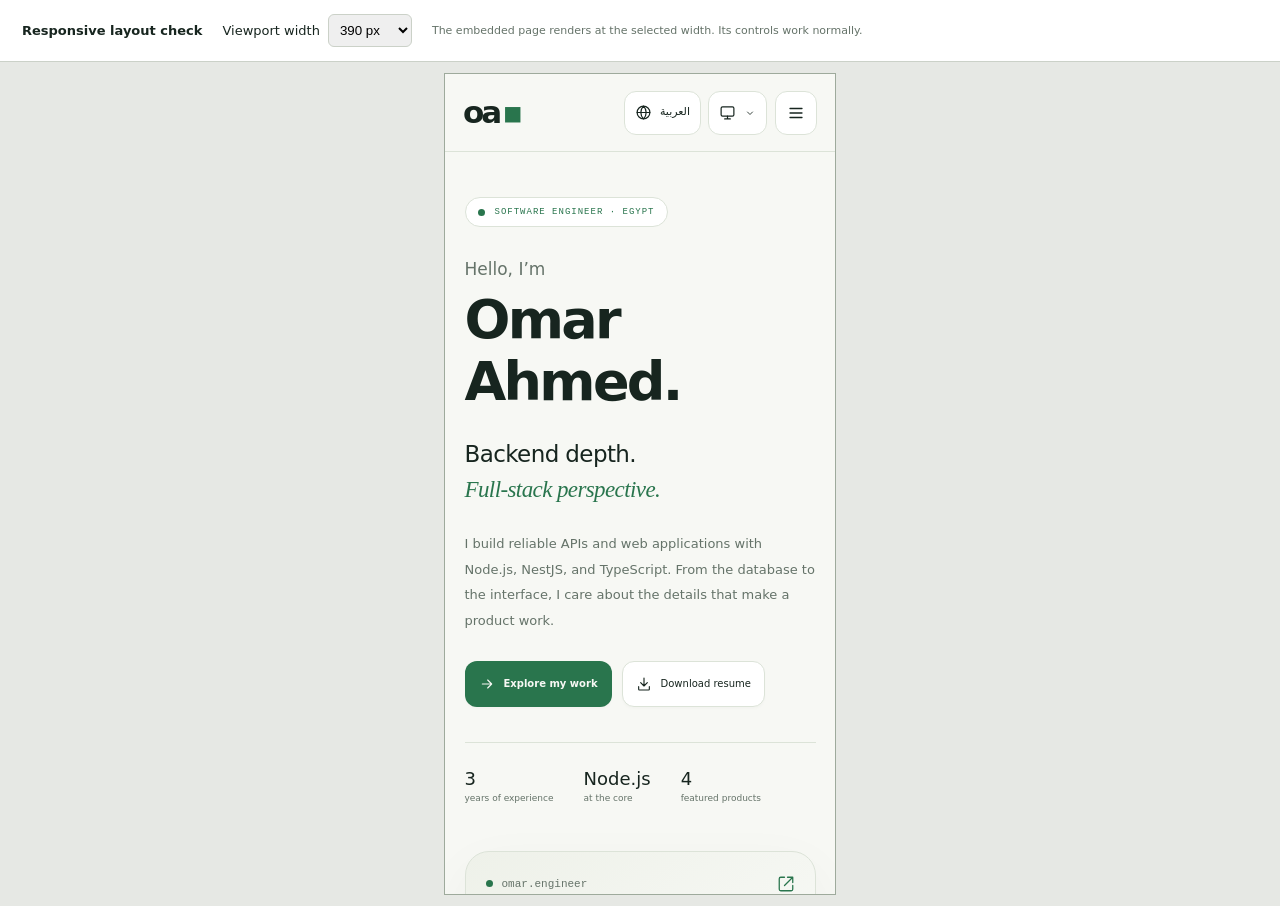
<file: layout-check.html>
<!doctype html><html lang="en"><head><meta charset="utf-8"><meta name="viewport" content="width=device-width,initial-scale=1"><meta name="robots" content="noindex,nofollow"><title>Portfolio responsive layout check</title><style>*{box-sizing:border-box}body{margin:0;background:#e6e8e4;font:13px system-ui;color:#17251f}header{display:flex;align-items:center;gap:20px;flex-wrap:wrap;padding:12px 22px;min-height:62px;background:#fff;border-bottom:1px solid #cbd1c8}label{display:flex;align-items:center;gap:8px}select{padding:7px;border:1px solid #cbd1c8;border-radius:6px}main{overflow:auto;padding:12px;text-align:center}iframe{display:block;margin:0 auto;border:0;outline:1px solid #9eaa9c;height:820px;background:white;width:390px}p{font-size:11px;color:#657369;margin:0}</style></head><body><header><strong>Responsive layout check</strong><label>Viewport width <select id="viewport" aria-label="Viewport width"><option value="320">320 px</option><option value="360">360 px</option><option value="390" selected>390 px</option><option value="520">520 px</option><option value="768">768 px</option><option value="1024">1024 px</option><option value="1440">1440 px</option></select></label><p>The embedded page renders at the selected width. Its controls work normally.</p></header><main><iframe id="preview" title="Responsive portfolio preview" src="./?v=20261017e"></iframe></main><script>document.getElementById('viewport').addEventListener('change',e=>document.getElementById('preview').style.width=e.target.value+'px');</script></body></html>
</file>
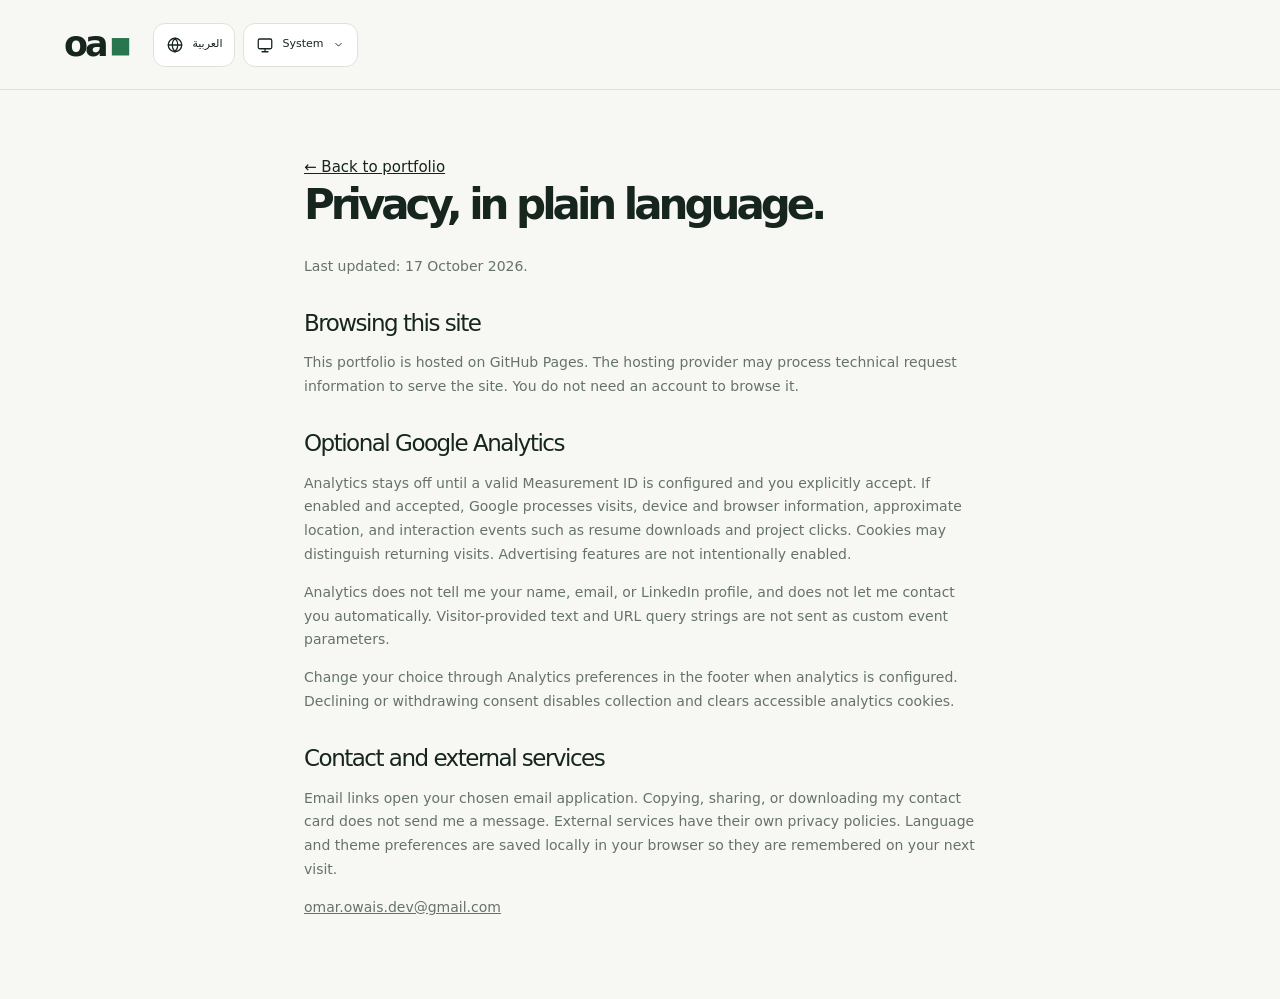
<file: privacy.html>
<!doctype html><html lang="en"><head><meta charset="utf-8"><meta name="viewport" content="width=device-width,initial-scale=1"><meta name="robots" content="noindex"><title>Privacy — Omar Ahmed</title><link rel="stylesheet" href="design-v4.css?v=2"><link rel="icon" href="favicon.svg"><script src="appearance-v3.js"></script></head><body data-page="privacy"><svg xmlns="http://www.w3.org/2000/svg" class="icon-definitions" aria-hidden="true"><defs><symbol id="i-globe" viewBox="0 0 24 24"><circle cx="12" cy="12" r="9"/><path d="M3 12h18M12 3c5 5 5 13 0 18-5-5-5-13 0-18Z"/></symbol><symbol id="i-sun" viewBox="0 0 24 24"><circle cx="12" cy="12" r="4"/><path d="M12 2v2m0 16v2M2 12h2m16 0h2M5 5l1.5 1.5m11 11L19 19M5 19l1.5-1.5m11-11L19 5"/></symbol><symbol id="i-moon" viewBox="0 0 24 24"><path d="M20.5 13a8.5 8.5 0 0 1-9.5-9.5A8.5 8.5 0 1 0 20.5 13Z"/></symbol><symbol id="i-monitor" viewBox="0 0 24 24"><rect x="3" y="4" width="18" height="13" rx="2"/><path d="M8 21h8m-4-4v4"/></symbol><symbol id="i-chevron" viewBox="0 0 24 24"><path d="m7 10 5 5 5-5"/></symbol><symbol id="i-check" viewBox="0 0 24 24"><path d="m5 12 4 4L19 6"/></symbol><symbol id="i-menu" viewBox="0 0 24 24"><path d="M4 6h16M4 12h16M4 18h16"/></symbol><symbol id="i-close" viewBox="0 0 24 24"><path d="m6 6 12 12M6 18 18 6"/></symbol><symbol id="i-arrow" viewBox="0 0 24 24"><path d="M5 12h14m-6-6 6 6-6 6"/></symbol><symbol id="i-arrow-up" viewBox="0 0 24 24"><path d="M12 19V5m-6 6 6-6 6 6"/></symbol><symbol id="i-external" viewBox="0 0 24 24"><path d="M14 3h7v7m0-7-11 11M10 3H5a2 2 0 0 0-2 2v14a2 2 0 0 0 2 2h14a2 2 0 0 0 2-2v-5"/></symbol><symbol id="i-download" viewBox="0 0 24 24"><path d="M12 3v12m-5-5 5 5 5-5M4 16v4a1 1 0 0 0 1 1h14a1 1 0 0 0 1-1v-4"/></symbol><symbol id="i-copy" viewBox="0 0 24 24"><rect x="8" y="8" width="12" height="13" rx="2"/><path d="M16 8V5a2 2 0 0 0-2-2H5a2 2 0 0 0-2 2v10a2 2 0 0 0 2 2h3"/></symbol><symbol id="i-share" viewBox="0 0 24 24"><circle cx="18" cy="5" r="3"/><circle cx="6" cy="12" r="3"/><circle cx="18" cy="19" r="3"/><path d="m8.6 10.5 6.8-4m-6.8 7 6.8 4"/></symbol><symbol id="i-mail" viewBox="0 0 24 24"><rect x="3" y="5" width="18" height="14" rx="3"/><path d="m4 7 8 6 8-6"/></symbol><symbol id="i-briefcase" viewBox="0 0 24 24"><rect x="3" y="7" width="18" height="14" rx="2"/><path d="M8 7V4h8v3M3 12a22 22 0 0 0 18 0m-9 1v3"/></symbol><symbol id="i-user" viewBox="0 0 24 24"><circle cx="12" cy="8" r="4"/><path d="M4 21v-2a7 7 0 0 1 7-7h2a7 7 0 0 1 7 7v2"/></symbol><symbol id="i-grid" viewBox="0 0 24 24"><rect x="3" y="3" width="7" height="7" rx="1"/><rect x="14" y="3" width="7" height="7" rx="1"/><rect x="3" y="14" width="7" height="7" rx="1"/><rect x="14" y="14" width="7" height="7" rx="1"/></symbol><symbol id="i-maximize" viewBox="0 0 24 24"><path d="M8 3H3v5m13-5h5v5M3 16v5h5m13-5v5h-5"/></symbol><symbol id="i-github" viewBox="0 0 24 24"><path d="M9 19c-4 1-4-2-6-2m12 5v-4a3 3 0 0 0-1-2c3-.3 6-1.5 6-6a4.5 4.5 0 0 0-1-3c.2-1 .1-2-.3-3-1 0-2 .6-3 1a11 11 0 0 0-6 0C8.7 4.5 7.7 4 6.7 4c-.4 1-.5 2-.3 3a4.5 4.5 0 0 0-1 3c0 4.5 3 5.7 6 6a3 3 0 0 0-1 2v4"/></symbol><symbol id="i-linkedin" viewBox="0 0 24 24"><rect x="3" y="3" width="18" height="18" rx="3"/><path d="M7 10v7m0-10v.01M11 17v-7m0 3a3 3 0 0 1 6 0v4"/></symbol><symbol id="i-rss" viewBox="0 0 24 24"><circle cx="5" cy="19" r="1"/><path d="M4 11a9 9 0 0 1 9 9M4 4a16 16 0 0 1 16 16"/></symbol></defs></svg><header class="site-header"><a class="logo" href="./" aria-label="Omar Ahmed">oa<span>▪</span></a><div class="preferences"><button id="language-toggle" class="preference-button" type="button" aria-label="Switch to Arabic"><svg class="icon " aria-hidden="true" focusable="false"><use href="#i-globe"></use></svg><span data-language-name lang="ar">العربية</span></button><div class="theme-control"><button type="button" id="theme-toggle" class="preference-button" aria-haspopup="menu" aria-expanded="false" aria-controls="theme-menu" aria-label="Color theme"><svg class="icon theme-glyph" aria-hidden="true" focusable="false"><use href="#i-monitor"></use></svg><span id="theme-current" data-i18n="system_theme">System</span><svg class="icon chevron" aria-hidden="true" focusable="false"><use href="#i-chevron"></use></svg></button><div id="theme-menu" class="theme-menu" role="menu" aria-label="Color theme" hidden><button type="button" role="menuitemradio" aria-checked="false" data-theme-choice="system"><svg class="icon " aria-hidden="true" focusable="false"><use href="#i-monitor"></use></svg><span data-i18n="system_theme">System</span><svg class="icon selection-check" aria-hidden="true" focusable="false"><use href="#i-check"></use></svg></button><button type="button" role="menuitemradio" aria-checked="false" data-theme-choice="light"><svg class="icon " aria-hidden="true" focusable="false"><use href="#i-sun"></use></svg><span data-i18n="light_theme">Light</span><svg class="icon selection-check" aria-hidden="true" focusable="false"><use href="#i-check"></use></svg></button><button type="button" role="menuitemradio" aria-checked="false" data-theme-choice="dark"><svg class="icon " aria-hidden="true" focusable="false"><use href="#i-moon"></use></svg><span data-i18n="dark_theme">Dark</span><svg class="icon selection-check" aria-hidden="true" focusable="false"><use href="#i-check"></use></svg></button></div></div></div></header><main class="privacy-page"><a href="./" data-i18n="privacy_back">← Back to portfolio</a><h1 data-i18n="privacy_title">Privacy, in plain language.</h1><p data-i18n="privacy_date">Last updated: 17 October 2026.</p><h2 data-i18n="privacy_browse_h">Browsing this site</h2><p data-i18n="privacy_browse">This portfolio is hosted on GitHub Pages. The hosting provider may process technical request information to serve the site. You do not need an account to browse it.</p><h2 data-i18n="privacy_analytics_h">Optional Google Analytics</h2><p data-i18n="privacy_analytics1">Analytics stays off until a valid Measurement ID is configured and you explicitly accept. If enabled and accepted, Google processes visits, device and browser information, approximate location, and interaction events such as resume downloads and project clicks. Cookies may distinguish returning visits. Advertising features are not intentionally enabled.</p><p data-i18n="privacy_analytics2">Analytics does not tell me your name, email, or LinkedIn profile, and does not let me contact you automatically. Visitor-provided text and URL query strings are not sent as custom event parameters.</p><p data-i18n="privacy_analytics3">Change your choice through Analytics preferences in the footer when analytics is configured. Declining or withdrawing consent disables collection and clears accessible analytics cookies.</p><h2 data-i18n="privacy_contact_h">Contact and external services</h2><p data-i18n="privacy_contact">Email links open your chosen email application. Copying, sharing, or downloading my contact card does not send me a message. External services have their own privacy policies. Language and theme preferences are saved locally in your browser so they are remembered on your next visit.</p><p><a href="mailto:omar.owais.dev@gmail.com" dir="ltr">omar.owais.dev@gmail.com</a></p></main><script src="translations-v4.js?v=3"></script><script src="controls-v4.js"></script></body></html>
</file>
<file: design-v4.css>
:root{color-scheme:light;--bg:#f7f8f4;--surface:#fff;--soft:#eef1e9;--ink:#17251f;--muted:#657369;--line:#dce3d8;--accent:#29754d;--accent-bg:#dff1d5;--accent-ink:#174b30;--header:#f7f8f4ed;--shadow:0 18px 55px #182a1e0b}html[data-theme=dark]{color-scheme:dark;--bg:#101914;--surface:#18231d;--soft:#202d24;--ink:#edf3e8;--muted:#a4b3a4;--line:#344439;--accent:#b0df8f;--accent-bg:#31492c;--accent-ink:#d2efba;--header:#101914ed;--shadow:0 18px 55px #0002}*{box-sizing:border-box}html{scroll-behavior:smooth;scroll-padding-top:100px}body{margin:0;background:var(--bg);color:var(--ink);font-family:Arial,Tahoma,sans-serif;font-size:15px;line-height:1.7}button,input,select{font:inherit}a{color:inherit;text-decoration:none}button,a,select,summary{-webkit-tap-highlight-color:transparent}button{cursor:pointer}a:focus-visible,button:focus-visible,select:focus-visible,summary:focus-visible{outline:3px solid var(--accent);outline-offset:5px}button{color:inherit}::selection{background:var(--accent-bg);color:var(--accent-ink)}.sr-only,.skip:not(:focus){position:absolute;width:1px;height:1px;padding:0;overflow:hidden;clip:rect(0,0,0,0);white-space:nowrap}.skip:focus{position:fixed;top:8px;inset-inline-start:15px;background:var(--ink);color:var(--bg);padding:8px 15px;z-index:100}.site-header{max-width:1440px;margin:auto;height:88px;padding:0 5%;display:flex;gap:30px;align-items:center;border-bottom:1px solid var(--line);position:sticky;top:0;z-index:30;background:var(--header);backdrop-filter:blur(18px)}.logo{font-weight:800;font-size:35px;letter-spacing:-3px;line-height:1;direction:ltr}.logo span{color:var(--accent);margin-inline-start:3px}nav{display:flex;gap:29px;margin-inline:auto;font-size:13px}nav a:hover{color:var(--accent)}.preferences{display:flex;align-items:center;gap:6px;border:1px solid var(--line);background:var(--surface);border-radius:40px;padding:4px}.preferences button{border:0;background:var(--soft);border-radius:30px;padding:5px 13px;font-size:12px}.theme-label select{max-width:95px;border:0;background:transparent;padding:4px 7px;font-size:12px;color:var(--ink);cursor:pointer}.header-contact{font-size:12px;border-bottom:1px solid var(--ink);white-space:nowrap}main,footer{max-width:1340px;margin:auto}section{padding:88px 5%}.hero{display:grid;grid-template-columns:1.25fr 1fr;gap:7%;align-items:center;padding-top:76px;padding-bottom:70px}.eyebrow{font:10px/1.6 monospace;letter-spacing:1.7px;color:var(--muted);margin:0 0 24px}.hero .eyebrow{color:var(--accent)}.status-dot{display:inline-block;background:var(--accent);width:7px;height:7px;border-radius:50%;margin-inline-end:9px}.hero-hello{font-size:19px;margin:0 0 5px;color:var(--muted)}h1{font-weight:600;font-size:clamp(48px,5.5vw,78px);letter-spacing:-4px;line-height:1.15;margin:0 0 26px}h2{font-weight:500;font-size:clamp(29px,3.3vw,43px);line-height:1.25;letter-spacing:-1.5px;margin:0}h3{font-size:24px;line-height:1.4;font-weight:500;letter-spacing:-.6px;margin:0}.hero-title{font-size:26px;line-height:1.4;letter-spacing:-.6px}.hero-title em{font-family:Georgia,serif;font-weight:400;color:var(--accent)}.intro{max-width:500px;font-size:15px;color:var(--muted);line-height:1.9;margin:24px 0 28px}.hero-actions{display:flex;gap:12px;flex-wrap:wrap}.button{display:inline-flex;align-items:center;justify-content:center;padding:12px 20px;border-radius:8px;font-size:12px;border:1px solid transparent;transition:transform .2s,background .2s}.button:hover{transform:translateY(-2px)}.primary{background:var(--accent);color:var(--bg);font-weight:600}.secondary{background:var(--surface);border-color:var(--line);color:var(--ink)}.hero-facts{display:flex;gap:32px;border-top:1px solid var(--line);padding-top:25px;margin-top:36px}.hero-facts div{display:flex;flex-direction:column}.hero-facts strong{font-size:20px;line-height:1.4;font-weight:500;direction:ltr}.hero-facts span{font-size:10px;color:var(--muted)}.engineer-card{background:var(--soft);border:1px solid var(--line);border-radius:18px;padding:24px;box-shadow:var(--shadow);transform:rotate(2deg)}.card-top{display:flex;align-items:center;font:11px monospace;color:var(--muted);direction:ltr}.card-symbol{margin-left:auto;font-size:20px;color:var(--accent)}.code-portrait{height:160px;display:flex;align-items:center;justify-content:center;gap:25px;direction:ltr}.brace{font:100px monospace;color:var(--ink);font-weight:300;opacity:.7}.code-star{font-size:116px;color:var(--accent);line-height:1}.code-window{background:#122019;border:1px solid #344a3c;border-radius:10px;overflow:hidden;color:#d4ded1}.code-dots{font:8px monospace;color:#748b79;border-bottom:1px solid #344a3c;padding:11px 15px;letter-spacing:3px}.code-dots span{margin-left:18px;letter-spacing:.5px;color:#8ca18e}.code-window pre{font:11px/2 monospace;margin:0;padding:20px 14px;overflow:auto}.code-purple{color:#c1a6e9}.code-green{color:#b7dc93}.card-footer{display:flex;justify-content:space-between;gap:10px;font:8px monospace;color:var(--muted);padding:20px 0 0;direction:ltr}.company-strip{padding-top:30px;padding-bottom:50px}.company-strip .eyebrow{font-size:9px}.company-logos{display:grid;grid-template-columns:repeat(4,1fr);gap:20px}.company-item{display:flex;flex-direction:column;gap:12px;font-size:11px;color:var(--muted)}.brand-panel{height:105px;display:flex;align-items:center;justify-content:center;border-radius:10px;border:1px solid var(--line);overflow:hidden}.brand-panel img{width:80%;height:68px;object-fit:contain}.brand-panel.raise,.brand-panel.apes{background:#fff}.brand-panel.sarri{background:#14251f}.brand-panel.sarri img{width:98%;height:96px;object-fit:contain;transform:scale(1.45)}.brand-panel.custex{background:#080a09}.company-item:hover>span{color:var(--accent)}.section-heading{display:flex;gap:35px;justify-content:space-between;align-items:end;margin-bottom:36px}.section-heading>div{max-width:700px}.section-heading>p{color:var(--muted);font-size:12px;max-width:230px;margin:0}.section-heading .eyebrow{margin-bottom:14px}.project-grid{display:grid;grid-template-columns:1fr 1fr;gap:30px}.project{background:var(--surface);border:1px solid var(--line);border-radius:13px;overflow:hidden;transition:box-shadow .25s,transform .25s}.project:hover{box-shadow:var(--shadow);transform:translateY(-3px)}.project-preview{display:block}.browser-bar{display:flex;justify-content:space-between;padding:12px 17px;background:var(--soft);font:9px monospace;color:var(--muted)}.browser-bar>span:first-child{color:#93a18f;letter-spacing:3px}.project-preview>img{display:block;width:100%;height:auto;aspect-ratio:1.456;object-fit:cover;object-position:top}.preview-label{display:flex;justify-content:space-between;gap:12px;border-top:1px solid var(--line);border-bottom:1px solid var(--line);padding:11px 18px;font-size:10px;color:var(--muted)}.preview-label>span:last-child{color:var(--accent)}.project-content{padding:25px}.project-title{display:flex;gap:20px;align-items:center;justify-content:space-between}.zoom-button{font-size:10px;color:var(--muted);background:var(--soft);border:1px solid var(--line);border-radius:20px;padding:5px 11px;white-space:nowrap}.project-scope{font-size:10px;color:var(--accent);margin:10px 0 12px}.project-description{font-size:13px;line-height:1.85;color:var(--muted);margin:0 0 18px}.tags{display:flex;gap:6px;flex-wrap:wrap}.tags span{font:9px monospace;border:1px solid var(--line);padding:4px 7px;border-radius:4px;background:var(--soft);color:var(--muted)}.case-details{border-top:1px solid var(--line);margin-top:22px;padding-top:13px}.case-details summary{list-style:none;display:flex;justify-content:space-between;cursor:pointer;font-size:11px}.case-details summary::-webkit-details-marker{display:none}.case-details summary>span:last-child{color:var(--accent)}.case-details[open] summary>span:last-child{transform:rotate(45deg)}.case-details p{font-size:12px;color:var(--muted);line-height:1.9;margin:15px 0 0}.work-note{font-size:10px;color:var(--muted);margin:26px 0 0}.about{background:var(--soft);border-top:1px solid var(--line);border-bottom:1px solid var(--line);display:grid;grid-template-columns:1fr 1.15fr;gap:8%}.about h2{max-width:400px}.about-lead{font-size:15px;color:var(--accent);max-width:350px;margin-top:23px}.about>div>p:not(.eyebrow):not(.about-lead){color:var(--muted);font-size:14px;line-height:1.9;margin-top:0}.skill-groups{display:grid;grid-template-columns:1fr 1fr;gap:20px;margin-top:28px}.skill-groups h3{font-size:12px;letter-spacing:0;font-weight:600}.skill-groups p{font-size:11px;color:var(--muted);line-height:1.9;text-align:start}.education{border-top:1px solid var(--line);padding-top:22px;margin-top:24px;display:flex;flex-direction:column;gap:3px;font-size:11px}.education strong{font-weight:500}.education span{color:var(--muted)}.text-link{font-size:12px;white-space:nowrap;color:var(--accent)}.timeline{border-top:1px solid var(--line)}.timeline article{display:grid;grid-template-columns:180px 135px 1fr;gap:30px;align-items:start;border-bottom:1px solid var(--line);padding:30px 0}.date{font:10px/1.7 monospace;color:var(--muted);margin:10px 0}.experience-brand{height:83px;width:135px}.experience-brand img{height:60px}.experience-brand.sarri img{height:80px}.role-line{display:flex;gap:20px;align-items:center;justify-content:space-between}.role-line h3{font-size:22px}.work-mode{font-size:9px;color:var(--muted);white-space:nowrap;border:1px solid var(--line);padding:3px 9px;border-radius:20px}.experience-copy h4{color:var(--accent);font-size:11px;font-weight:400;margin:6px 0 11px}.experience-copy>p{font-size:12px;color:var(--muted);line-height:1.9;max-width:650px;margin:0}.contact{display:grid;grid-template-columns:1fr 1.15fr;gap:8%;background:var(--soft);margin:0 5% 40px;padding:48px;border:1px solid var(--line);border-radius:15px}.contact h2{font-size:35px;max-width:350px}.contact>div>p:not(.eyebrow){font-size:12px;color:var(--muted);max-width:350px;margin-top:20px}.contact-email{display:flex;justify-content:space-between;gap:10px;font-size:clamp(16px,2vw,25px);letter-spacing:-.8px;padding-bottom:20px;border-bottom:1px solid var(--line)}.contact-email span{color:var(--accent)}.contact-tools{display:flex;gap:12px;flex-wrap:wrap;margin-top:22px;align-items:center}.contact-tools .button{font-size:10px;padding:10px 12px}.text-button{border:0;background:none;padding:7px 0;color:var(--muted);font-size:10px}.contact-links{display:flex;gap:20px;flex-wrap:wrap;font-size:11px;color:var(--accent);margin-top:24px}.contact-links a:hover,.text-link:hover,.footer-tools a:hover{text-decoration:underline;text-underline-offset:4px}footer{padding:0 5% 35px;display:flex;align-items:center;justify-content:space-between;gap:20px}footer p{font-size:10px;color:var(--muted)}.footer-tools{display:flex;gap:20px;font-size:10px;color:var(--muted)}.footer-tools button{background:none;border:0;padding:0;font-size:inherit;color:inherit}#preview-dialog{border:1px solid var(--line);border-radius:12px;padding:0;width:min(1100px,94vw);max-width:94vw;max-height:92vh;background:var(--surface);color:var(--ink)}#preview-dialog::backdrop{background:#08140de6;backdrop-filter:blur(8px)}.preview-toolbar{display:flex;align-items:center;justify-content:space-between;padding:14px 20px;position:sticky;top:0;background:var(--surface)}.preview-toolbar h2{font-size:17px;letter-spacing:0}.preview-toolbar button{background:none;border:0;font-size:22px}#preview-image{display:block;width:100%;height:auto}#toast{position:fixed;bottom:25px;left:50%;transform:translateX(-50%);max-width:90vw;background:var(--ink);color:var(--bg);padding:12px 20px;border-radius:8px;z-index:100;font-size:12px;opacity:0;pointer-events:none;box-shadow:var(--shadow)}#toast.visible{opacity:1}.consent-banner{position:fixed;bottom:18px;inset-inline:18px;max-width:700px;margin:auto;background:var(--surface);border:1px solid var(--line);padding:22px;border-radius:10px;z-index:50;box-shadow:var(--shadow);display:flex;gap:22px;align-items:center}.consent-banner strong{font-size:14px}.consent-banner p,.consent-banner a{font-size:11px;color:var(--muted);margin:5px 0}.consent-banner a{text-decoration:underline}.consent-actions{display:flex;gap:8px;flex-shrink:0}.consent-actions button{padding:8px 11px;font-size:10px;border:1px solid var(--line);border-radius:5px;background:var(--soft)}.consent-actions button:last-child{background:var(--accent);color:var(--bg)}[hidden]{display:none!important}[dir=rtl] h1,[dir=rtl] h2,[dir=rtl] h3,[dir=rtl] .hero-title{letter-spacing:0}[dir=rtl] .hero-title em{font-family:Tahoma,Arial,sans-serif;font-style:normal}[dir=rtl] .eyebrow{font-family:Tahoma,Arial,sans-serif;letter-spacing:0;font-size:12px}[dir=rtl] .hero{gap:5%}[dir=rtl] .date{font-family:Tahoma,Arial,sans-serif}[dir=rtl] .engineer-card{transform:rotate(-2deg)}.privacy-page{max-width:800px;padding:65px 5%}.privacy-page h1{font-size:42px}.privacy-page h2{font-size:23px;margin:30px 0 10px}.privacy-page p{font-size:14px;color:var(--muted)}.privacy-page a{text-decoration:underline}@media(max-width:1000px){.site-header{gap:20px}.hero{gap:4%}h1{font-size:59px}.hero-title{font-size:23px}.engineer-card{padding:18px}.code-window pre{font-size:9px}.hero-facts{gap:24px}.timeline article{grid-template-columns:145px 110px 1fr;gap:22px}.experience-brand{width:110px}.role-line{align-items:start;flex-direction:column;gap:5px}.contact{padding:35px;gap:5%}.contact-tools{gap:8px}.contact-email{font-size:19px}}@media(max-width:760px){.site-header{height:auto;min-height:84px;padding-block:13px;gap:18px;flex-wrap:wrap}.site-header nav{order:4;width:100%;justify-content:center;border-top:1px solid var(--line);padding-top:10px;gap:36px}.preferences{margin-inline-start:auto}.header-contact{display:none}html{scroll-padding-top:135px}section{padding:60px 5%}.hero{grid-template-columns:1fr;gap:50px;padding-top:45px}.hero-copy{max-width:610px}h1{font-size:64px;letter-spacing:-3px}.hero-title{font-size:25px}.engineer-card{width:100%;max-width:450px;justify-self:center;padding:24px;transform:none}.code-window pre{font-size:11px}.code-portrait{height:145px}.hero-facts{gap:45px}.company-strip{padding-top:10px;padding-bottom:20px}.company-logos{grid-template-columns:1fr 1fr;gap:20px}.brand-panel{height:100px}.section-heading{align-items:start;flex-direction:column;gap:17px}.section-heading>p{max-width:400px}.project-grid{gap:22px}.project-content{padding:20px}.project-title{gap:8px}h3{font-size:21px}.zoom-button{font-size:9px;padding:4px 7px}.project-description{font-size:12px}.preview-label{font-size:9px;padding:10px 12px}.about{grid-template-columns:1fr;gap:28px}.about h2{max-width:600px}.about-lead{max-width:500px}.timeline article{grid-template-columns:110px 1fr;gap:20px}.date{grid-column:1/-1;margin:0}.experience-brand{width:110px;height:75px}.contact{grid-template-columns:1fr;gap:25px}.contact h2{max-width:600px}.contact-email{font-size:24px}.contact>div>p:not(.eyebrow){max-width:550px}.contact-links{gap:20px}.contact-tools{gap:15px}.footer-tools{gap:12px}.consent-banner{flex-direction:column;align-items:start;gap:12px}.consent-actions{align-self:end}}@media(max-width:520px){.site-header{gap:12px}.logo{font-size:31px}.preferences button{font-size:11px;padding:5px 11px}.theme-label select{font-size:11px}.site-header nav{font-size:12px;padding-top:8px;gap:30px}h1{font-size:54px;letter-spacing:-2.7px}.hero-hello{font-size:17px}.hero-title{font-size:23px}.intro{font-size:14px}.hero-facts{gap:32px}.hero-facts strong{font-size:18px}.hero-facts span{font-size:9px}.hero-actions .button{font-size:11px;padding:11px 15px}.engineer-card{padding:19px}.code-window pre{font-size:10px}.code-portrait{height:125px}.brace{font-size:85px}.code-star{font-size:96px}.company-item{font-size:10px;gap:8px}.company-logos{gap:16px}.brand-panel{height:91px}.brand-panel img{height:60px;max-width:140px}.brand-panel.sarri img{height:80px;max-width:170px}.project-grid{grid-template-columns:1fr}.project-content{padding:22px}.project-title h3{font-size:24px}.project-description{font-size:13px}.zoom-button{font-size:10px;padding:5px 10px}.section-heading h2{font-size:32px}.skill-groups{gap:15px}.skill-groups p{font-size:10px}.timeline article{grid-template-columns:90px 1fr;gap:16px}.experience-brand{width:90px;height:66px}.experience-brand img{width:85%;height:48px}.experience-brand.sarri img{height:67px}.role-line h3{font-size:19px}.experience-copy>p{font-size:11px}.work-mode{font-size:8px;padding:2px 6px}.contact{margin-inline:5%;padding:26px}.contact h2{font-size:31px}.contact-email{font-size:17px;letter-spacing:-.5px}.contact-links{font-size:10px;gap:15px}.contact-tools{gap:10px}.contact-tools .button{padding:9px 10px;font-size:9px}.text-button{font-size:9px}.footer-tools{justify-content:end;flex-wrap:wrap;font-size:9px}footer{gap:13px}footer p{font-size:9px}.work-note{font-size:9px}[dir=rtl] h1{font-size:54px}[dir=rtl] .hero-title{font-size:21px}[dir=rtl] .eyebrow{font-size:11px}[dir=rtl] .hero-facts{gap:28px}}@media(prefers-reduced-motion:reduce){html{scroll-behavior:auto}*,*::before,*::after{transition:none!important}}
/* Refined interaction system */
body{font-family:Inter,ui-sans-serif,system-ui,-apple-system,BlinkMacSystemFont,"Segoe UI",Tahoma,sans-serif}.icon-definitions{position:absolute;width:0;height:0;overflow:hidden;pointer-events:none}.icon{display:inline-block;width:18px;height:18px;flex:0 0 18px;fill:none;stroke:currentColor;stroke-width:1.7;stroke-linecap:round;stroke-linejoin:round;vertical-align:middle;pointer-events:none}:where(a,button,summary,select):focus:not(:focus-visible){outline:none}:where(a,button,summary,select):focus-visible{outline:2px solid var(--accent);outline-offset:4px;border-radius:6px}button,a,summary{touch-action:manipulation}.site-header{height:90px;background:var(--header);gap:24px}.site-header nav{background:var(--soft);padding:5px;border-radius:30px;gap:3px}.site-header nav a{display:flex;align-items:center;gap:7px;min-height:38px;padding:7px 15px;border-radius:22px;font-size:12px;color:var(--muted);transition:background .18s,color .18s}.site-header nav .icon{width:14px;height:14px;flex-basis:14px}.site-header nav a:hover,.site-header nav a[aria-current=location]{color:var(--accent-ink);background:var(--accent-bg)}.preferences{background:none;border:0;padding:0;gap:8px}.preference-button{display:flex;align-items:center;justify-content:center;gap:8px;min-height:42px;padding:8px 12px!important;background:var(--surface)!important;border:1px solid var(--line)!important;border-radius:12px!important;font-size:11px!important;color:var(--ink);transition:background .18s,border-color .18s}.preference-button:hover{background:var(--accent-bg)!important;border-color:var(--accent)!important}.preference-button[aria-expanded=true]{background:var(--accent-bg)!important;border-color:var(--accent)!important;color:var(--accent-ink)}.preference-button .chevron{width:13px;height:13px;flex-basis:13px}.theme-control{position:relative}.theme-menu{position:absolute;top:calc(100% + 12px);inset-inline-end:0;width:195px;padding:7px;background:var(--surface);border:1px solid var(--line);border-radius:14px;box-shadow:0 18px 55px #0003;z-index:80}.theme-menu button{width:100%;display:flex;align-items:center;gap:11px;min-height:44px;padding:10px 12px;border:0;background:transparent;border-radius:9px;font-size:12px;color:var(--muted);text-align:start}.theme-menu button:hover{background:var(--soft);color:var(--ink)}.theme-menu button[aria-checked=true]{color:var(--accent-ink);background:var(--accent-bg)}.theme-menu .selection-check{margin-inline-start:auto;width:15px;height:15px;flex-basis:15px;visibility:hidden}.theme-menu [aria-checked=true] .selection-check{visibility:visible}.header-contact{border:0;display:flex;align-items:center;gap:8px;min-height:42px;background:var(--accent);color:var(--bg);padding:9px 15px;border-radius:12px;font-size:11px;font-weight:600}.header-contact:hover{filter:brightness(1.08)}.header-contact .icon{width:15px;height:15px;flex-basis:15px}.mobile-toggle{display:none}.hero{position:relative;padding-top:90px;padding-bottom:80px}.hero-copy{position:relative;z-index:1}.hero h1{font-size:clamp(55px,5.9vw,82px);font-weight:650;letter-spacing:-4.5px;margin-bottom:24px}.hero>.hero-copy>.eyebrow{display:inline-flex;align-items:center;gap:1px;border:1px solid var(--line);background:var(--surface);padding:7px 12px;border-radius:30px;font-size:9px;margin-bottom:28px}.hero-hello{font-size:17px}.hero-title{font-size:26px;line-height:1.5}.intro{font-size:14px;line-height:1.95;max-width:490px}.button{gap:9px;min-height:46px;border-radius:12px;padding:12px 18px;box-shadow:0 2px 3px #00000005;font-size:11px}.button .icon{width:16px;height:16px;flex-basis:16px}.button.primary:hover{box-shadow:0 6px 19px #377c4d26}.button.secondary:hover{background:var(--soft);border-color:var(--muted)}.button:active,.preference-button:active,.zoom-button:active{transform:translateY(1px)}.engineer-card{transform:rotate(1.5deg);border-radius:24px;box-shadow:var(--shadow);background:linear-gradient(145deg,var(--soft),var(--surface));padding:28px}.code-window{box-shadow:0 16px 35px #0001}.code-portrait{height:170px}.hero-facts{margin-top:35px;padding-top:23px}.company-strip{padding-block:32px 55px}.company-item{gap:11px}.brand-panel{height:105px;border-radius:13px;transition:transform .2s,border-color .2s}.company-item:hover .brand-panel{transform:translateY(-3px);border-color:var(--accent)}.company-item>span{font-size:10px}.section-heading h2{font-weight:550;max-width:680px}.project{border-radius:18px;box-shadow:0 5px 25px #17251f04}.project:hover{transform:translateY(-4px);box-shadow:0 16px 45px #17251f13}.browser-bar{padding:12px 18px}.project-preview>img{transition:filter .25s}.project-preview:hover img{filter:brightness(1.025)}.project-content{padding:27px}.project-title h3{font-weight:550}.zoom-button{display:inline-flex;align-items:center;gap:6px;border-color:transparent;min-height:35px;padding:6px 10px;color:var(--accent);font-size:10px;background:var(--accent-bg)}.zoom-button:hover{border-color:var(--accent)}.zoom-button .icon{width:15px;height:15px;flex-basis:15px}.case-details summary{min-height:36px;align-items:center}.case-details summary:hover{color:var(--accent)}.timeline article{padding-block:34px}.contact{border-radius:20px}.contact-email{align-items:center;min-height:50px}.contact-email:hover{color:var(--accent)}.contact-email .icon{width:21px;height:21px}.contact-tools{gap:10px}.contact-tools .button{font-size:10px;padding:10px 13px}.text-button{display:inline-flex;align-items:center;gap:7px;min-height:42px;padding:8px 7px;border-radius:8px}.text-button:hover{color:var(--accent);background:var(--accent-bg)}.text-button .icon{width:15px;height:15px;flex-basis:15px}.contact-links a{display:inline-flex;align-items:center;gap:7px;min-height:36px}.contact-links .icon{width:15px;height:15px;flex-basis:15px}.footer-tools a{display:inline-flex;gap:5px;align-items:center}.footer-tools .icon{width:13px;height:13px;flex-basis:13px}.preview-toolbar button{min-width:44px;min-height:44px;border-radius:10px;display:flex;align-items:center;justify-content:center;background:var(--soft)}.preview-toolbar button:hover{background:var(--accent-bg);color:var(--accent-ink)}.preview-toolbar .icon{width:20px;height:20px}.preview-toolbar h2{max-width:85%;line-height:1.6}body:has(dialog[open]){overflow:hidden}.consent-actions button{min-height:42px}.consent-actions button:hover{border-color:var(--accent)}[dir=rtl] body{font-family:Tahoma,"Segoe UI",Arial,sans-serif}[dir=rtl] .hero h1{letter-spacing:0;font-size:clamp(55px,5.9vw,82px)}[dir=rtl] .hero .eyebrow{font-size:11px}[dir=rtl] .hero-actions .icon{transform:none}[dir=rtl] .hero-actions .primary .icon{transform:scaleX(-1)}@media(hover:none){.button:hover,.project:hover,.company-item:hover .brand-panel{transform:none}}@media(max-width:1100px){.site-header{gap:14px;padding-inline:4%}.site-header nav a{padding-inline:10px;font-size:11px}.site-header nav{gap:0}.header-contact{padding:9px 12px}.hero{gap:5%}.hero h1{font-size:64px}.hero-title{font-size:23px}.engineer-card{padding:23px}.code-window pre{font-size:9px}.hero-facts{gap:22px}}@media(max-width:850px) and (min-width:761px){.site-header nav .icon{display:none}.site-header nav a{padding-inline:9px}.header-contact{display:none}.preferences{margin-inline-start:auto}.hero h1{font-size:58px}.hero{gap:3%}.hero-title{font-size:22px}.engineer-card{padding:18px}.code-window pre{font-size:8.5px}.hero-facts{gap:16px}}@media(max-width:760px){.site-header{height:78px;min-height:78px;flex-wrap:nowrap;padding:12px 5%;gap:12px}.preferences{margin-inline-start:auto}.header-contact{display:none}.mobile-toggle{display:flex;align-items:center;justify-content:center;min-width:42px;height:42px;order:4;border:1px solid var(--line);border-radius:12px;background:var(--surface);color:var(--ink)}.mobile-toggle:hover,.mobile-toggle[aria-expanded=true]{background:var(--accent-bg);color:var(--accent-ink);border-color:var(--accent)}.site-header nav{display:none;position:absolute;top:calc(100% + 8px);inset-inline:5%;width:auto;order:0;padding:8px;border:1px solid var(--line);background:var(--surface);box-shadow:0 15px 40px #0002;border-radius:15px;z-index:70}.site-header nav.is-open{display:flex;flex-direction:column;gap:5px}.site-header nav a{border-radius:9px;min-height:46px;font-size:13px;padding:11px 16px}.site-header nav .icon{display:inline-block;width:17px;height:17px;flex-basis:17px}.hero{padding-top:55px;gap:45px}.hero h1{font-size:64px}.hero .eyebrow{font-size:9px}.engineer-card{transform:none!important;padding:24px;max-width:450px}.code-window pre{font-size:11px}.code-portrait{height:135px}.hero-facts{gap:45px}html{scroll-padding-top:95px}.hero-title{font-size:25px}.company-strip{padding-top:0}.project-content{padding:22px}.section-heading h2{font-size:35px}.theme-menu{width:180px}}@media(max-width:520px){.site-header{gap:8px;padding-inline:18px}.preference-button{padding-inline:10px!important;min-height:42px}.preference-button .icon{width:17px;height:17px;flex-basis:17px}.preference-button #theme-current{display:none}.preference-button .chevron{width:12px;height:12px;flex-basis:12px}.preferences{gap:7px}.hero{padding-block:45px 52px}.hero h1{font-size:54px;letter-spacing:-2.7px}.hero-title{font-size:23px}.hero .eyebrow{font-size:8px;letter-spacing:1px}.hero-facts{gap:30px}.intro{font-size:13px}.hero-actions{gap:10px}.hero-actions .button{font-size:10px;padding:11px 13px}.engineer-card{padding:20px}.code-window pre{font-size:10px}.code-portrait{height:120px}.company-logos{gap:15px}.company-strip .eyebrow{font-size:9px}.company-item>span{font-size:9px}.brand-panel{height:91px}.company-strip{padding-bottom:22px}.section-heading h2{font-size:31px}.section-heading>p{font-size:12px}.project-content{padding:21px}.project-title h3{font-size:23px}.zoom-button{min-height:37px}.contact{padding:25px}.contact-tools{gap:9px}.contact-tools .button{min-height:44px;font-size:9px;padding:9px 10px}.contact-tools .icon{width:15px;height:15px;flex-basis:15px}.contact-email{font-size:17px;letter-spacing:-.7px}.contact-links{gap:17px}.contact-links a{font-size:10px}.contact-links .icon{width:14px;height:14px;flex-basis:14px}.text-button{font-size:10px}.footer-tools a{min-height:32px}.footer-tools{gap:10px}.footer-tools .icon{display:none}.preview-toolbar{padding:10px 13px}.preview-toolbar h2{font-size:14px}[dir=rtl] .hero h1{font-size:54px}[dir=rtl] .hero .eyebrow{font-size:10px;letter-spacing:0}[dir=rtl] .hero-title{font-size:22px}[dir=rtl] .hero-actions .button{font-size:10px}}@media(max-width:350px){.site-header{padding-inline:12px;gap:6px}.logo{font-size:29px}.preferences{gap:5px}.preference-button{padding-inline:8px!important}.hero h1{font-size:47px}.hero-title{font-size:21px}.hero-facts{gap:22px}.code-window pre{font-size:8.7px}.contact-email{font-size:15px}.contact{padding:20px}.company-item>span{font-size:8px}[dir=rtl] .hero h1{font-size:48px}[dir=rtl] .hero-title{font-size:20px}}
.hero>div,.project,.contact>div,.experience-copy,.code-window{min-width:0}.contact-email{overflow-wrap:anywhere}.theme-menu .icon{flex-shrink:0}button:disabled{cursor:default;opacity:.55}
.preference-button,.mobile-toggle{min-height:44px;height:44px}.zoom-button{min-height:44px}.case-details summary{min-height:44px}.tags span{font-size:10px}.project-description{font-size:14px}.contact-links a{min-height:44px}@media(max-width:520px){.project-description{font-size:14px}.experience-copy>p{font-size:13px}.work-mode{font-size:9px}.date{font-size:11px}.company-item>span{font-size:10px}.contact-tools .button{font-size:10px}}
</file>
<file: impact-v1.css>
.impact-case{margin:0 0 38px;padding:clamp(22px,4vw,44px);border:1px solid var(--line);border-radius:20px;background:var(--surface);overflow:hidden}.impact-case h3{font-size:clamp(25px,3.3vw,39px);line-height:1.2;letter-spacing:-1px;margin:12px 0 16px;max-width:760px}.impact-intro{max-width:740px;line-height:1.8;font-size:14px;color:var(--muted)}.impact-metrics{display:grid;grid-template-columns:repeat(4,minmax(0,1fr));gap:24px;margin:30px 0 22px}.impact-metric{display:flex;flex-direction:column;gap:9px;min-width:0;border-inline-start:2px solid var(--line);padding-inline-start:18px}.impact-metric strong{font-size:clamp(32px,4vw,50px);line-height:1.15;letter-spacing:-1.8px;text-align:start;color:var(--ink)}.impact-metric span{font-size:13px;font-weight:650;line-height:1.6}.impact-metric small{font-size:11px;line-height:1.8;color:var(--muted)}.impact-context{font-size:12px;line-height:1.9;max-width:850px;color:var(--muted)}.impact-details{margin-top:22px;border-top:1px solid var(--line)}.impact-details summary{display:flex;justify-content:space-between;align-items:center;gap:16px;cursor:pointer;min-height:52px;font-size:13px;font-weight:650;list-style:none}.impact-details summary::-webkit-details-marker{display:none}.impact-details summary>span:last-child{font-size:21px;transition:transform .2s}.impact-details[open] summary>span:last-child{transform:rotate(45deg)}.impact-breakdown{display:grid;grid-template-columns:repeat(2,minmax(0,1fr));gap:22px 35px;padding:12px 0}.impact-breakdown h4{font-size:15px;margin:0 0 10px}.impact-breakdown p{font-size:13px;line-height:1.9;color:var(--muted);margin:0}.experience-results{padding-inline-start:19px;margin:12px 0 0}.experience-results li{font-size:13px;line-height:1.9;margin-bottom:7px;color:var(--muted)}[dir=rtl] .impact-case h3{letter-spacing:0}[dir=rtl] .impact-metric strong{text-align:right}@media(max-width:768px){.impact-metrics{grid-template-columns:repeat(2,minmax(0,1fr));gap:24px 16px}.impact-breakdown{grid-template-columns:1fr}.impact-metric{padding-inline-start:13px}.impact-case{border-radius:15px}.impact-context{font-size:11px}}@media(prefers-reduced-motion:reduce){.impact-details summary>span:last-child{transition:none}}
.technology-groups{grid-template-columns:repeat(2,minmax(0,1fr))}.technology-groups>div{min-width:0}.technology-groups p{font-size:13px;line-height:1.9;overflow-wrap:anywhere}.technology-groups h3{font-size:13px;color:var(--ink)}@media(max-width:520px){.technology-groups{grid-template-columns:1fr;gap:13px}.technology-groups p{font-size:13px;margin-block:5px}}

.scope-result{display:flex;align-items:center;gap:15px;margin:19px 0;padding:14px 16px;background:var(--soft);border:1px solid var(--line);border-radius:12px}.scope-result>strong{font-size:35px;line-height:1;color:var(--accent);flex-shrink:0}.scope-result>div{min-width:0;display:flex;flex-direction:column;gap:5px}.scope-result span{font-size:13px;font-weight:600}.scope-result small{font-size:11px;line-height:1.8;color:var(--muted)}.experience-copy .scope-result{max-width:540px}.scope-result small{overflow-wrap:anywhere}

.experience-products{padding-inline-start:19px;margin:18px 0}.experience-products li{font-size:13px;line-height:1.9;margin-bottom:9px;color:var(--ink)}
</file>
